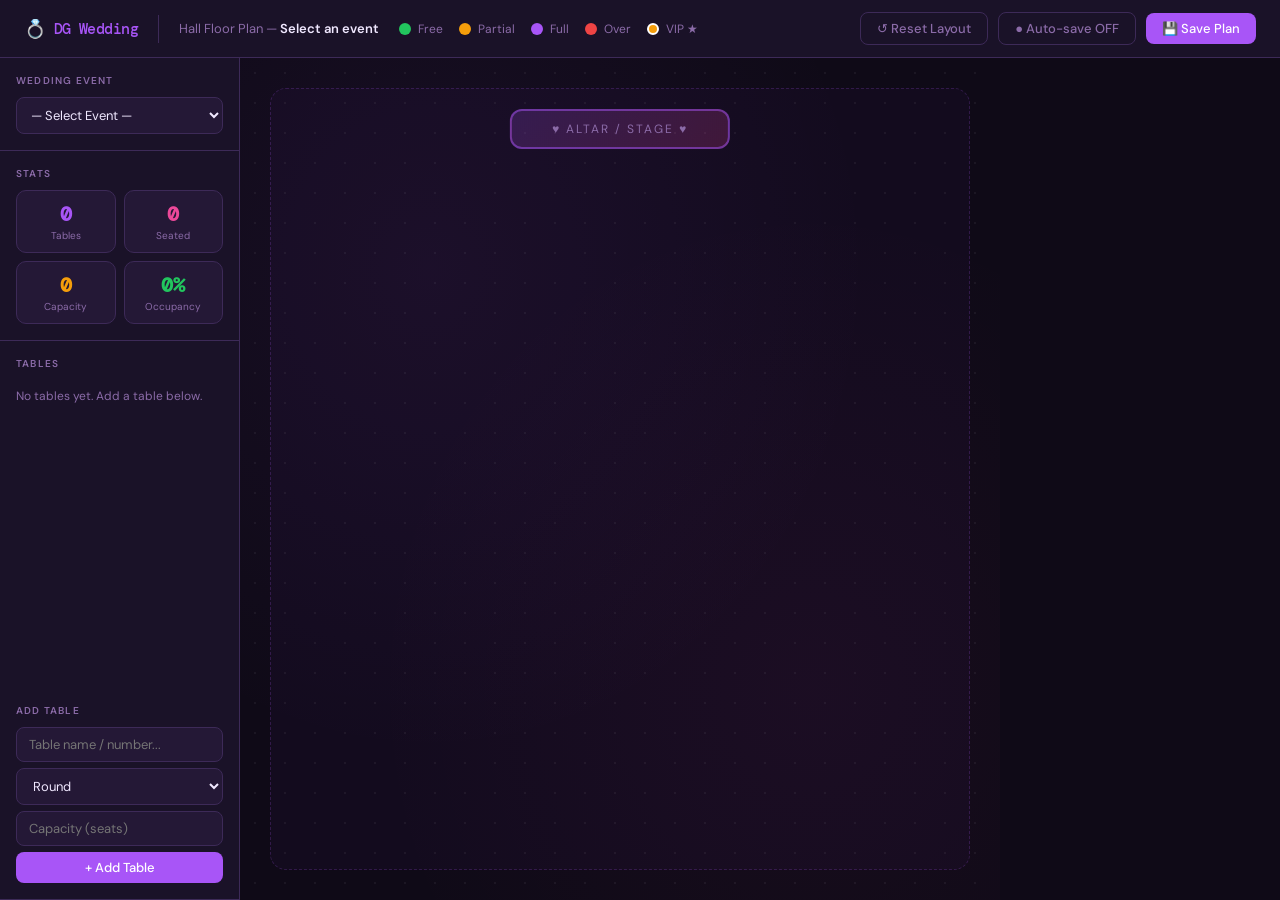
<file: dg_wedding_management/index.html>
<!DOCTYPE html>
<html lang="en">
<head>
<meta charset="UTF-8">
<meta name="viewport" content="width=device-width, initial-scale=1.0">
<title>Wedding Hall Floor Plan</title>
<link href="https://fonts.googleapis.com/css2?family=DM+Sans:wght@300;400;500;600&family=DM+Mono:wght@400;500&display=swap" rel="stylesheet">
<style>
  *, *::before, *::after { box-sizing: border-box; margin: 0; padding: 0; }

  :root {
    --bg: #0f0a17;
    --surface: #1a1228;
    --surface2: #241836;
    --border: #3d2a58;
    --accent: #a855f7;
    --accent2: #ec4899;
    --gold: #f59e0b;
    --success: #22c55e;
    --danger: #ef4444;
    --info: #3b82f6;
    --text: #f0e8ff;
    --muted: #8b6ba8;
    --radius: 12px;
  }

  body {
    font-family: 'DM Sans', sans-serif;
    background: var(--bg);
    color: var(--text);
    height: 100vh;
    display: flex;
    flex-direction: column;
    overflow: hidden;
  }

  /* ─── TOP BAR ─────────────────────────────────────────────────────────── */
  .topbar {
    background: var(--surface);
    border-bottom: 1px solid var(--border);
    padding: 0 24px;
    height: 58px;
    display: flex;
    align-items: center;
    gap: 20px;
    flex-shrink: 0;
    z-index: 100;
    backdrop-filter: blur(10px);
  }
  .topbar-logo {
    font-family: 'DM Mono', monospace;
    font-size: 15px;
    font-weight: 500;
    color: var(--accent);
    letter-spacing: -0.5px;
    display: flex;
    align-items: center;
    gap: 8px;
  }
  .logo-heart { font-size: 18px; animation: pulse 2s infinite; }
  @keyframes pulse { 0%,100%{transform:scale(1)} 50%{transform:scale(1.2)} }
  .topbar-sep { width: 1px; height: 28px; background: var(--border); }
  .topbar-title { font-size: 13px; color: var(--muted); }
  .topbar-title strong { color: var(--text); font-weight: 600; }
  .topbar-actions { margin-left: auto; display: flex; gap: 10px; align-items: center; }

  .btn {
    padding: 7px 16px;
    border-radius: 8px;
    border: none;
    cursor: pointer;
    font-family: 'DM Sans', sans-serif;
    font-size: 13px;
    font-weight: 500;
    transition: all 0.15s;
    display: flex; align-items: center; gap: 6px;
  }
  .btn-ghost { background: transparent; color: var(--muted); border: 1px solid var(--border); }
  .btn-ghost:hover { background: var(--surface2); color: var(--text); }
  .btn-primary { background: var(--accent); color: white; }
  .btn-primary:hover { background: #9333ea; }
  .btn-danger { background: var(--danger); color: white; }
  .btn-danger:hover { background: #dc2626; }
  .btn-gold { background: var(--gold); color: #1a0a00; font-weight: 600; }
  .btn-gold:hover { background: #d97706; }

  /* ─── LEGEND ──────────────────────────────────────────────────────────── */
  .legend { display: flex; gap: 16px; align-items: center; }
  .legend-item { display: flex; align-items: center; gap: 7px; font-size: 12px; color: var(--muted); }
  .legend-dot { width: 12px; height: 12px; border-radius: 50%; flex-shrink: 0; }

  /* ─── MAIN LAYOUT ─────────────────────────────────────────────────────── */
  .layout { display: flex; flex: 1; overflow: hidden; }

  /* ─── SIDEBAR ─────────────────────────────────────────────────────────── */
  .sidebar {
    width: 240px;
    background: var(--surface);
    border-right: 1px solid var(--border);
    display: flex;
    flex-direction: column;
    overflow-y: auto;
    flex-shrink: 0;
  }
  .sidebar-section { padding: 16px; border-bottom: 1px solid var(--border); }
  .sidebar-label {
    font-size: 10px; font-weight: 600; text-transform: uppercase;
    letter-spacing: 1.2px; color: var(--muted); margin-bottom: 10px;
  }

  /* Event selector */
  .event-select {
    width: 100%; background: var(--surface2); border: 1px solid var(--border);
    color: var(--text); padding: 8px 10px; border-radius: 8px;
    font-family: 'DM Sans', sans-serif; font-size: 13px; cursor: pointer;
  }
  .event-select:focus { outline: none; border-color: var(--accent); }
  option { background: var(--surface2); }

  /* Stats */
  .stats-grid { display: grid; grid-template-columns: 1fr 1fr; gap: 8px; }
  .stat-card {
    background: var(--surface2); border-radius: 10px; padding: 10px;
    text-align: center; border: 1px solid var(--border);
  }
  .stat-val { font-size: 20px; font-weight: 700; font-family: 'DM Mono', monospace; }
  .stat-lbl { font-size: 10px; color: var(--muted); margin-top: 2px; }
  .stat-card.purple .stat-val { color: var(--accent); }
  .stat-card.pink .stat-val   { color: var(--accent2); }
  .stat-card.gold .stat-val   { color: var(--gold); }
  .stat-card.green .stat-val  { color: var(--success); }

  /* Table list in sidebar */
  .table-list-item {
    display: flex; align-items: center; gap: 10px;
    padding: 9px 12px; border-radius: 8px; cursor: pointer;
    font-size: 13px; color: var(--muted); transition: all 0.15s;
    margin-bottom: 2px; border: 1px solid transparent;
  }
  .table-list-item:hover { background: var(--surface2); color: var(--text); }
  .table-list-item.selected {
    background: rgba(168,85,247,0.15); color: var(--accent);
    border-color: rgba(168,85,247,0.35);
  }
  .table-list-item.vip { border-left: 3px solid var(--gold) !important; }
  .tli-shape {
    width: 22px; height: 22px; border: 2px solid currentColor;
    display: flex; align-items: center; justify-content: center;
    flex-shrink: 0; font-size: 9px;
  }
  .tli-shape.round { border-radius: 50%; }
  .tli-shape.square { border-radius: 3px; }
  .tli-shape.oval { border-radius: 50%; width: 28px; height: 18px; }
  .tli-info { flex: 1; }
  .tli-name { font-weight: 500; }
  .tli-meta { font-size: 10px; margin-top: 1px; }
  .tli-badge {
    font-size: 10px; padding: 1px 7px; border-radius: 10px;
    font-family: 'DM Mono', monospace;
  }
  .badge-free     { background: rgba(34,197,94,0.2);  color: var(--success); }
  .badge-partial  { background: rgba(245,158,11,0.2); color: var(--gold); }
  .badge-full     { background: rgba(168,85,247,0.2); color: var(--accent); }
  .badge-over     { background: rgba(239,68,68,0.2);  color: var(--danger); }
  .badge-vip      { background: rgba(245,158,11,0.3); color: var(--gold); }

  /* ─── CANVAS ──────────────────────────────────────────────────────────── */
  .canvas-wrapper {
    flex: 1; position: relative; overflow: hidden;
    background:
      radial-gradient(ellipse at 25% 25%, rgba(168,85,247,0.06) 0%, transparent 55%),
      radial-gradient(ellipse at 75% 75%, rgba(236,72,153,0.04) 0%, transparent 55%),
      var(--bg);
  }
  .canvas-wrapper::before {
    content: ''; position: absolute; inset: 0;
    background-image: radial-gradient(circle, rgba(255,255,255,0.05) 1px, transparent 1px);
    background-size: 30px 30px; pointer-events: none;
  }
  .canvas {
    position: absolute; inset: 30px;
    background: rgba(168,85,247,0.03);
    border: 1px dashed rgba(168,85,247,0.2);
    border-radius: 16px;
  }

  /* Stage / altar area */
  .stage {
    position: absolute; top: 20px; left: 50%;
    transform: translateX(-50%);
    background: linear-gradient(135deg, rgba(168,85,247,0.2), rgba(236,72,153,0.2));
    border: 2px solid rgba(168,85,247,0.5);
    border-radius: 12px;
    padding: 10px 40px;
    font-size: 12px; color: var(--muted);
    text-align: center; letter-spacing: 2px; text-transform: uppercase;
    pointer-events: none;
  }

  /* ─── TABLE NODES ─────────────────────────────────────────────────────── */
  .table-node {
    position: absolute; cursor: pointer;
    display: flex; flex-direction: column;
    align-items: center; justify-content: center;
    user-select: none; transition: filter 0.2s, transform 0.15s;
    z-index: 10;
  }
  .table-node:hover { filter: brightness(1.25); transform: scale(1.08); z-index: 20; }
  .table-node.selected-node { filter: brightness(1.4); z-index: 30; }

  .table-circle {
    border-radius: 50%; display: flex; flex-direction: column;
    align-items: center; justify-content: center;
    box-shadow: 0 4px 16px rgba(0,0,0,0.4);
    border: 3px solid transparent;
    transition: border-color 0.2s;
  }
  .table-rect {
    border-radius: 8px; display: flex; flex-direction: column;
    align-items: center; justify-content: center;
    box-shadow: 0 4px 16px rgba(0,0,0,0.4);
    border: 3px solid transparent;
    transition: border-color 0.2s;
  }
  .table-node.selected-node .table-circle,
  .table-node.selected-node .table-rect { border-color: white; }

  /* status colors */
  .status-free     { background: radial-gradient(circle at 35% 35%, #3d6b4f, #1a3d2b); }
  .status-partial  { background: radial-gradient(circle at 35% 35%, #7c5a1e, #4a3410); }
  .status-full     { background: radial-gradient(circle at 35% 35%, #5b2d88, #3a1a5c); }
  .status-over     { background: radial-gradient(circle at 35% 35%, #8b2020, #5c1010); }
  .status-vip      { background: radial-gradient(circle at 35% 35%, #8c6800, #5a4200); }

  .table-label { font-size: 11px; font-weight: 700; color: white; line-height: 1.1; }
  .table-sub   { font-size: 9px; color: rgba(255,255,255,0.7); margin-top: 2px; }

  /* VIP crown */
  .vip-crown {
    position: absolute; top: -14px;
    font-size: 14px; filter: drop-shadow(0 2px 4px rgba(0,0,0,0.5));
    animation: float 3s ease-in-out infinite;
  }
  @keyframes float { 0%,100%{transform:translateY(0)} 50%{transform:translateY(-4px)} }

  /* seat dots around table */
  .seat-ring { position: absolute; inset: -10px; border-radius: 50%; }

  /* ─── SIDE PANEL (right) ──────────────────────────────────────────────── */
  .detail-panel {
    width: 280px; background: var(--surface);
    border-left: 1px solid var(--border);
    display: flex; flex-direction: column;
    overflow-y: auto; flex-shrink: 0;
    transform: translateX(100%);
    transition: transform 0.25s ease;
  }
  .detail-panel.open { transform: translateX(0); }

  .detail-header {
    padding: 20px 20px 12px;
    border-bottom: 1px solid var(--border);
    display: flex; align-items: center; justify-content: space-between;
  }
  .detail-title { font-size: 16px; font-weight: 600; }
  .detail-close { cursor: pointer; color: var(--muted); font-size: 20px; line-height: 1; }
  .detail-close:hover { color: var(--text); }

  .detail-body { padding: 16px 20px; flex: 1; }

  .field-row { margin-bottom: 14px; }
  .field-label { font-size: 11px; color: var(--muted); text-transform: uppercase; letter-spacing: 0.8px; margin-bottom: 4px; }
  .field-value { font-size: 14px; font-weight: 500; }

  .field-input {
    width: 100%; background: var(--surface2); border: 1px solid var(--border);
    color: var(--text); padding: 8px 12px; border-radius: 8px;
    font-family: 'DM Sans', sans-serif; font-size: 14px;
    transition: border-color 0.15s;
  }
  .field-input:focus { outline: none; border-color: var(--accent); }
  .field-input[type="number"] { -moz-appearance: textfield; }

  .field-select {
    width: 100%; background: var(--surface2); border: 1px solid var(--border);
    color: var(--text); padding: 8px 12px; border-radius: 8px;
    font-family: 'DM Sans', sans-serif; font-size: 14px;
    cursor: pointer;
  }
  .field-select:focus { outline: none; border-color: var(--accent); }

  .occupancy-bar-wrap { background: var(--surface2); border-radius: 6px; overflow: hidden; height: 8px; margin-top: 6px; }
  .occupancy-bar { height: 100%; border-radius: 6px; transition: width 0.4s, background 0.4s; }

  .detail-actions { padding: 16px 20px; border-top: 1px solid var(--border); display: flex; flex-direction: column; gap: 8px; }

  /* ─── TOAST ───────────────────────────────────────────────────────────── */
  .toast {
    position: fixed; bottom: 24px; right: 24px; z-index: 9999;
    background: var(--surface); border: 1px solid var(--border);
    padding: 12px 20px; border-radius: 10px;
    font-size: 13px; box-shadow: 0 8px 24px rgba(0,0,0,0.4);
    display: flex; align-items: center; gap: 10px;
    transform: translateY(80px); opacity: 0;
    transition: all 0.3s ease;
    max-width: 320px;
  }
  .toast.show { transform: translateY(0); opacity: 1; }
  .toast.success { border-color: var(--success); }
  .toast.error   { border-color: var(--danger); }
  .toast.info    { border-color: var(--accent); }

  /* scrollbar */
  ::-webkit-scrollbar { width: 5px; }
  ::-webkit-scrollbar-track { background: transparent; }
  ::-webkit-scrollbar-thumb { background: var(--border); border-radius: 3px; }
</style>
</head>
<body>

<!-- ─── TOP BAR ───────────────────────────────────────────────────────────── -->
<div class="topbar">
  <div class="topbar-logo">
    <span class="logo-heart">💍</span>
    DG<span>Wedding</span>
  </div>
  <div class="topbar-sep"></div>
  <div class="topbar-title">Hall Floor Plan — <strong id="currentEventLabel">Select an event</strong></div>

  <div class="legend">
    <div class="legend-item">
      <div class="legend-dot" style="background:#22c55e"></div> Free
    </div>
    <div class="legend-item">
      <div class="legend-dot" style="background:#f59e0b"></div> Partial
    </div>
    <div class="legend-item">
      <div class="legend-dot" style="background:#a855f7"></div> Full
    </div>
    <div class="legend-item">
      <div class="legend-dot" style="background:#ef4444"></div> Over
    </div>
    <div class="legend-item">
      <div class="legend-dot" style="background:#f59e0b; border:2px solid #fff;"></div> VIP ★
    </div>
  </div>

  <div class="topbar-actions">
    <button class="btn btn-ghost" onclick="resetLayout()">↺ Reset Layout</button>
    <button class="btn btn-ghost" onclick="toggleAutoSave()"><span id="autoSaveLabel">● Auto-save OFF</span></button>
    <button class="btn btn-primary" onclick="savePlan()">💾 Save Plan</button>
  </div>
</div>

<!-- ─── MAIN LAYOUT ───────────────────────────────────────────────────────── -->
<div class="layout">

  <!-- ─── LEFT SIDEBAR ───────────────────────────────────────────────────── -->
  <div class="sidebar">

    <!-- Event Selection -->
    <div class="sidebar-section">
      <div class="sidebar-label">Wedding Event</div>
      <select class="event-select" id="eventSelect" onchange="loadEvent(this.value)">
        <option value="">— Select Event —</option>
        <option value="wed1">WED/2026/0001 — Ali & Ayşe</option>
        <option value="wed2">WED/2026/0002 — Can & Zeynep</option>
        <option value="wed3">WED/2026/0003 — Mert & Selin</option>
      </select>
    </div>

    <!-- Stats -->
    <div class="sidebar-section">
      <div class="sidebar-label">Stats</div>
      <div class="stats-grid">
        <div class="stat-card purple">
          <div class="stat-val" id="statTables">0</div>
          <div class="stat-lbl">Tables</div>
        </div>
        <div class="stat-card pink">
          <div class="stat-val" id="statSeated">0</div>
          <div class="stat-lbl">Seated</div>
        </div>
        <div class="stat-card gold">
          <div class="stat-val" id="statCapacity">0</div>
          <div class="stat-lbl">Capacity</div>
        </div>
        <div class="stat-card green">
          <div class="stat-val" id="statOccupancy">0%</div>
          <div class="stat-lbl">Occupancy</div>
        </div>
      </div>
    </div>

    <!-- Table List -->
    <div class="sidebar-section" style="flex:1; overflow-y:auto; border-bottom:none;">
      <div class="sidebar-label">Tables</div>
      <div id="tableList"></div>
    </div>

    <!-- Add Table -->
    <div class="sidebar-section">
      <div class="sidebar-label">Add Table</div>
      <div style="display:flex; flex-direction:column; gap:6px;">
        <input class="field-input" id="newTableName" placeholder="Table name / number..." style="font-size:13px;"/>
        <select class="field-select" id="newTableShape" style="font-size:13px;">
          <option value="round">Round</option>
          <option value="rect">Rectangular</option>
          <option value="square">Square</option>
        </select>
        <input class="field-input" type="number" id="newTableCap" placeholder="Capacity (seats)" min="1" max="30" style="font-size:13px;"/>
        <button class="btn btn-primary" onclick="addTable()" style="justify-content:center;">+ Add Table</button>
      </div>
    </div>
  </div>

  <!-- ─── CANVAS ─────────────────────────────────────────────────────────── -->
  <div class="canvas-wrapper" id="canvasWrapper">
    <div class="canvas" id="canvas">
      <div class="stage">♥ Altar / Stage ♥</div>
      <!-- tables rendered here -->
    </div>
  </div>

  <!-- ─── DETAIL PANEL ────────────────────────────────────────────────────── -->
  <div class="detail-panel" id="detailPanel">
    <div class="detail-header">
      <div class="detail-title" id="detailTitle">Table Detail</div>
      <div class="detail-close" onclick="closeDetail()">×</div>
    </div>
    <div class="detail-body">
      <div class="field-row">
        <div class="field-label">Table Name</div>
        <div class="field-value" id="detailName">—</div>
      </div>
      <div class="field-row">
        <div class="field-label">Shape</div>
        <div class="field-value" id="detailShape">—</div>
      </div>
      <div class="field-row">
        <div class="field-label">Standard Capacity</div>
        <div class="field-value" id="detailCap">—</div>
      </div>
      <div class="field-row">
        <div class="field-label">Guests to Seat</div>
        <input class="field-input" type="number" id="detailGuests" min="0"
               oninput="liveUpdateGuests(this.value)" placeholder="0"/>
        <div class="occupancy-bar-wrap">
          <div class="occupancy-bar" id="detailOccBar" style="width:0%;background:var(--success)"></div>
        </div>
        <div style="font-size:11px; color:var(--muted); margin-top:4px;" id="detailOccPct">0% occupancy</div>
      </div>
      <div class="field-row">
        <div class="field-label">Assigned Waiter</div>
        <select class="field-select" id="detailWaiter">
          <option value="">— No Waiter —</option>
          <option value="w1">Ahmet Yılmaz</option>
          <option value="w2">Fatma Kaya</option>
          <option value="w3">Mehmet Demir</option>
          <option value="w4">Elif Şahin</option>
          <option value="w5">Burak Aydın</option>
        </select>
      </div>
      <div class="field-row">
        <div class="field-label">VIP Table</div>
        <label style="display:flex; align-items:center; gap:8px; cursor:pointer;">
          <input type="checkbox" id="detailVip" onchange="toggleVip()"/>
          <span style="font-size:13px;">Mark as VIP ★</span>
        </label>
      </div>
      <div class="field-row">
        <div class="field-label">Special Notes</div>
        <input class="field-input" id="detailNotes" placeholder="Dietary needs, decor, etc..."/>
      </div>
    </div>
    <div class="detail-actions">
      <button class="btn btn-primary" onclick="applyDetail()" style="justify-content:center;">
        ✓ Apply Changes
      </button>
      <button class="btn btn-gold" onclick="applyAndClose()" style="justify-content:center;">
        ✓ Apply &amp; Close
      </button>
      <button class="btn btn-danger" onclick="removeTable()" style="justify-content:center;">
        ✗ Remove Table
      </button>
    </div>
  </div>

</div><!-- /.layout -->

<!-- TOAST -->
<div class="toast" id="toast">
  <span id="toastIcon">✓</span>
  <span id="toastMsg">Saved</span>
</div>

<script>
// ═══════════════════════════════════════════════════════════════════════════
//  STATE
// ═══════════════════════════════════════════════════════════════════════════
let tables = [];          // { id, name, shape, capacity, guests, waiter, vip, notes, x, y }
let selectedId = null;
let dragState = null;     // { id, startX, startY, origX, origY }
let autoSave = false;
let tableIdCounter = 1;

const WAITERS = {
  '': '— No Waiter —',
  w1: 'Ahmet Yılmaz', w2: 'Fatma Kaya', w3: 'Mehmet Demir',
  w4: 'Elif Şahin',   w5: 'Burak Aydın',
};

// ═══════════════════════════════════════════════════════════════════════════
//  DEMO DATA
// ═══════════════════════════════════════════════════════════════════════════
const DEMO = {
  wed1: {
    label: 'WED/2026/0001 — Ali & Ayşe',
    tables: [
      { id: 't1', name: 'T-1',  shape:'round',  capacity:8,  guests:8,  waiter:'w1', vip:false, notes:'', x:15, y:30 },
      { id: 't2', name: 'T-2',  shape:'round',  capacity:8,  guests:5,  waiter:'w1', vip:false, notes:'', x:32, y:30 },
      { id: 't3', name: 'T-3',  shape:'round',  capacity:10, guests:10, waiter:'w2', vip:false, notes:'', x:50, y:30 },
      { id: 't4', name: 'T-4',  shape:'round',  capacity:8,  guests:3,  waiter:'w2', vip:false, notes:'', x:68, y:30 },
      { id: 't5', name: 'T-5',  shape:'round',  capacity:8,  guests:0,  waiter:'',   vip:false, notes:'', x:84, y:30 },
      { id: 't6', name: 'VIP-1',shape:'round',  capacity:6,  guests:6,  waiter:'w3', vip:true,  notes:'Bride family', x:50, y:60 },
      { id: 't7', name: 'T-6',  shape:'rect',   capacity:12, guests:9,  waiter:'w4', vip:false, notes:'', x:18, y:62 },
      { id: 't8', name: 'T-7',  shape:'rect',   capacity:12, guests:12, waiter:'w5', vip:false, notes:'', x:76, y:62 },
    ]
  },
  wed2: {
    label: 'WED/2026/0002 — Can & Zeynep',
    tables: [
      { id: 'a1', name: 'A-1', shape:'round',  capacity:8, guests:4,  waiter:'w1', vip:false, notes:'', x:20, y:35 },
      { id: 'a2', name: 'A-2', shape:'round',  capacity:8, guests:8,  waiter:'w2', vip:false, notes:'', x:45, y:35 },
      { id: 'a3', name: 'A-3', shape:'round',  capacity:8, guests:0,  waiter:'',   vip:false, notes:'', x:70, y:35 },
      { id: 'a4', name: 'VIP', shape:'square', capacity:4, guests:4,  waiter:'w3', vip:true,  notes:'Groom family', x:45, y:65 },
    ]
  },
  wed3: { label: 'WED/2026/0003 — Mert & Selin', tables: [] }
};

// ═══════════════════════════════════════════════════════════════════════════
//  RENDER
// ═══════════════════════════════════════════════════════════════════════════
function render() {
  renderCanvas();
  renderSidebar();
  updateStats();
}

function renderCanvas() {
  const canvas = document.getElementById('canvas');
  // Remove old table nodes
  canvas.querySelectorAll('.table-node').forEach(n => n.remove());

  tables.forEach(t => {
    const size = t.shape === 'rect' ? null : 90;
    const w = t.shape === 'rect' ? 120 : (t.shape === 'square' ? 90 : 90);
    const h = t.shape === 'rect' ? 70  : 90;

    const pct = t.capacity ? Math.min((t.guests / t.capacity) * 100, 150) : 0;
    const status = pct === 0 ? 'free' : pct <= 60 ? 'partial' : pct <= 100 ? 'full' : 'over';
    const vipStatus = t.vip ? 'vip' : status;

    const node = document.createElement('div');
    node.className = 'table-node' + (selectedId === t.id ? ' selected-node' : '');
    node.dataset.id = t.id;
    node.style.cssText = `left:${t.x}%; top:${t.y}%; transform:translate(-50%,-50%);`;

    const shapeClass = t.shape === 'rect' ? 'table-rect' : 'table-circle';
    const innerHTML = `
      ${t.vip ? '<div class="vip-crown">★</div>' : ''}
      <div class="${shapeClass} status-${t.vip ? 'vip' : status}"
           style="width:${w}px;height:${h}px;">
        <div class="table-label">${esc(t.name)}</div>
        <div class="table-sub">${t.guests}/${t.capacity}</div>
        <div class="table-sub" style="font-size:8px;">${WAITERS[t.waiter] ? WAITERS[t.waiter].split(' ')[0] : ''}</div>
      </div>
    `;
    node.innerHTML = innerHTML;

    // Events
    node.addEventListener('mousedown', startDrag);
    node.addEventListener('click', (e) => {
      if (!dragState || !dragState.moved) openDetail(t.id);
    });

    canvas.appendChild(node);
  });
}

function renderSidebar() {
  const list = document.getElementById('tableList');
  list.innerHTML = '';

  if (tables.length === 0) {
    list.innerHTML = '<div style="color:var(--muted);font-size:12px;padding:8px 0;">No tables yet. Add a table below.</div>';
    return;
  }

  tables.forEach(t => {
    const pct = t.capacity ? Math.min((t.guests / t.capacity) * 100, 150) : 0;
    let bclass = 'badge-free', blabel = 'Free';
    if (pct > 0 && pct <= 60)  { bclass = 'badge-partial'; blabel = 'Partial'; }
    if (pct > 60 && pct <= 100) { bclass = 'badge-full';   blabel = 'Full'; }
    if (pct > 100)              { bclass = 'badge-over';   blabel = 'Over!'; }
    if (t.vip)                  { bclass = 'badge-vip';    blabel = '★ VIP'; }

    const shapeIcon = t.shape === 'rect' ? 'square' : t.shape === 'square' ? 'square' : 'round';
    const item = document.createElement('div');
    item.className = 'table-list-item' + (selectedId === t.id ? ' selected' : '') + (t.vip ? ' vip' : '');
    item.innerHTML = `
      <div class="tli-shape ${shapeIcon}">◌</div>
      <div class="tli-info">
        <div class="tli-name">${esc(t.name)}</div>
        <div class="tli-meta" style="color:var(--muted);">${t.guests}/${t.capacity} seats · ${WAITERS[t.waiter] ? WAITERS[t.waiter].split(' ')[0] : 'No waiter'}</div>
      </div>
      <span class="tli-badge ${bclass}">${blabel}</span>
    `;
    item.addEventListener('click', () => openDetail(t.id));
    list.appendChild(item);
  });
}

function updateStats() {
  const total = tables.length;
  const capacity = tables.reduce((s, t) => s + t.capacity, 0);
  const seated = tables.reduce((s, t) => s + t.guests, 0);
  const occ = capacity ? Math.round((seated / capacity) * 100) : 0;

  document.getElementById('statTables').textContent   = total;
  document.getElementById('statSeated').textContent   = seated;
  document.getElementById('statCapacity').textContent = capacity;
  document.getElementById('statOccupancy').textContent = occ + '%';
}

// ═══════════════════════════════════════════════════════════════════════════
//  DRAG & DROP
// ═══════════════════════════════════════════════════════════════════════════
function startDrag(e) {
  if (e.button !== 0) return;
  const node = e.currentTarget;
  const id = node.dataset.id;
  const t = tables.find(x => x.id === id);
  if (!t) return;
  e.preventDefault();
  const canvas = document.getElementById('canvas');
  const rect = canvas.getBoundingClientRect();
  dragState = {
    id,
    startX: e.clientX,
    startY: e.clientY,
    origX: t.x,
    origY: t.y,
    rect,
    moved: false,
  };
  window.addEventListener('mousemove', onDrag);
  window.addEventListener('mouseup', endDrag);
}

function onDrag(e) {
  if (!dragState) return;
  const dx = e.clientX - dragState.startX;
  const dy = e.clientY - dragState.startY;
  if (Math.abs(dx) + Math.abs(dy) > 4) dragState.moved = true;
  if (!dragState.moved) return;

  const t = tables.find(x => x.id === dragState.id);
  if (!t) return;
  const newX = dragState.origX + (dx / dragState.rect.width) * 100;
  const newY = dragState.origY + (dy / dragState.rect.height) * 100;
  t.x = Math.max(5, Math.min(95, newX));
  t.y = Math.max(15, Math.min(92, newY));

  // live update only node position
  const node = document.querySelector(`.table-node[data-id="${dragState.id}"]`);
  if (node) {
    node.style.left = t.x + '%';
    node.style.top  = t.y + '%';
  }
}

function endDrag(e) {
  window.removeEventListener('mousemove', onDrag);
  window.removeEventListener('mouseup', endDrag);
  if (dragState && dragState.moved) {
    if (autoSave) savePlan(true);
  }
  dragState = null;
}

// ═══════════════════════════════════════════════════════════════════════════
//  DETAIL PANEL
// ═══════════════════════════════════════════════════════════════════════════
function openDetail(id) {
  selectedId = id;
  const t = tables.find(x => x.id === id);
  if (!t) return;

  document.getElementById('detailTitle').textContent  = 'Table — ' + t.name;
  document.getElementById('detailName').textContent   = t.name;
  document.getElementById('detailShape').textContent  = t.shape.charAt(0).toUpperCase() + t.shape.slice(1);
  document.getElementById('detailCap').textContent    = t.capacity + ' seats';
  document.getElementById('detailGuests').value       = t.guests;
  document.getElementById('detailWaiter').value       = t.waiter || '';
  document.getElementById('detailVip').checked        = t.vip;
  document.getElementById('detailNotes').value        = t.notes || '';

  updateOccBar(t.guests, t.capacity);
  document.getElementById('detailPanel').classList.add('open');
  renderSidebar();
  renderCanvas();
}

function closeDetail() {
  selectedId = null;
  document.getElementById('detailPanel').classList.remove('open');
  render();
}

function liveUpdateGuests(val) {
  const t = tables.find(x => x.id === selectedId);
  if (t) updateOccBar(parseInt(val) || 0, t.capacity);
}

function updateOccBar(guests, capacity) {
  const pct = capacity ? Math.min((guests / capacity) * 100, 150) : 0;
  const bar = document.getElementById('detailOccBar');
  const label = document.getElementById('detailOccPct');
  bar.style.width = Math.min(pct, 100) + '%';
  bar.style.background = pct === 0 ? 'var(--success)' : pct <= 60 ? 'var(--gold)' : pct <= 100 ? 'var(--accent)' : 'var(--danger)';
  label.textContent = Math.round(pct) + '% occupancy';
}

function toggleVip() {
  const t = tables.find(x => x.id === selectedId);
  if (t) { t.vip = document.getElementById('detailVip').checked; render(); }
}

function applyDetail() {
  const t = tables.find(x => x.id === selectedId);
  if (!t) return;
  t.guests = parseInt(document.getElementById('detailGuests').value) || 0;
  t.waiter = document.getElementById('detailWaiter').value;
  t.vip    = document.getElementById('detailVip').checked;
  t.notes  = document.getElementById('detailNotes').value;
  render();
  toast('Table updated!', 'success');
  if (autoSave) savePlan(true);
}

function applyAndClose() {
  applyDetail();
  closeDetail();
}

function removeTable() {
  if (!selectedId) return;
  const t = tables.find(x => x.id === selectedId);
  if (!t) return;
  if (!confirm(`Remove table "${t.name}"?`)) return;
  tables = tables.filter(x => x.id !== selectedId);
  closeDetail();
  toast('Table removed', 'info');
}

// ═══════════════════════════════════════════════════════════════════════════
//  ADD TABLE
// ═══════════════════════════════════════════════════════════════════════════
function addTable() {
  const name = document.getElementById('newTableName').value.trim();
  const shape = document.getElementById('newTableShape').value;
  const cap = parseInt(document.getElementById('newTableCap').value) || 8;

  if (!name) { toast('Enter a table name first', 'error'); return; }

  const id = 'tbl_' + (++tableIdCounter);
  // Place in a sensible spot
  const x = 15 + ((tables.length % 5) * 18);
  const y = 35 + (Math.floor(tables.length / 5) * 28);

  tables.push({ id, name, shape, capacity: cap, guests: 0, waiter: '', vip: false, notes: '', x, y });

  document.getElementById('newTableName').value = '';
  document.getElementById('newTableCap').value  = '';
  render();
  openDetail(id);
  toast(`Table "${name}" added`, 'success');
}

// ═══════════════════════════════════════════════════════════════════════════
//  EVENT LOADING
// ═══════════════════════════════════════════════════════════════════════════
function loadEvent(val) {
  if (!val) { tables = []; selectedId = null; render(); document.getElementById('currentEventLabel').textContent = 'Select an event'; return; }
  const demo = DEMO[val];
  if (!demo) return;
  tables = demo.tables.map(t => ({ ...t }));
  selectedId = null;
  document.getElementById('currentEventLabel').textContent = demo.label;
  document.getElementById('detailPanel').classList.remove('open');
  render();
  toast('Event loaded: ' + demo.label, 'info');
}

// ═══════════════════════════════════════════════════════════════════════════
//  SAVE / AUTO-SAVE
// ═══════════════════════════════════════════════════════════════════════════
function savePlan(silent = false) {
  localStorage.setItem('dg_wedding_floor_plan', JSON.stringify(tables));
  if (!silent) toast('Floor plan saved to local storage', 'success');
}

function resetLayout() {
  if (!confirm('Reset all table positions?')) return;
  tables.forEach((t, i) => {
    t.x = 15 + ((i % 5) * 18);
    t.y = 35 + (Math.floor(i / 5) * 28);
  });
  render();
  toast('Layout reset', 'info');
}

function toggleAutoSave() {
  autoSave = !autoSave;
  document.getElementById('autoSaveLabel').textContent = autoSave ? '● Auto-save ON' : '● Auto-save OFF';
  toast(autoSave ? 'Auto-save enabled' : 'Auto-save disabled', 'info');
}

// ═══════════════════════════════════════════════════════════════════════════
//  UTILS
// ═══════════════════════════════════════════════════════════════════════════
function esc(s) {
  return String(s).replace(/&/g,'&amp;').replace(/</g,'&lt;').replace(/>/g,'&gt;');
}

let toastTimer;
function toast(msg, type = 'info') {
  const el = document.getElementById('toast');
  const icons = { success: '✓', error: '✗', info: 'ℹ' };
  document.getElementById('toastIcon').textContent = icons[type] || 'ℹ';
  document.getElementById('toastMsg').textContent  = msg;
  el.className = 'toast ' + type + ' show';
  clearTimeout(toastTimer);
  toastTimer = setTimeout(() => el.classList.remove('show'), 2800);
}

// ─── Init ─────────────────────────────────────────────────────────────────
render();
</script>
</body>
</html>
</file>
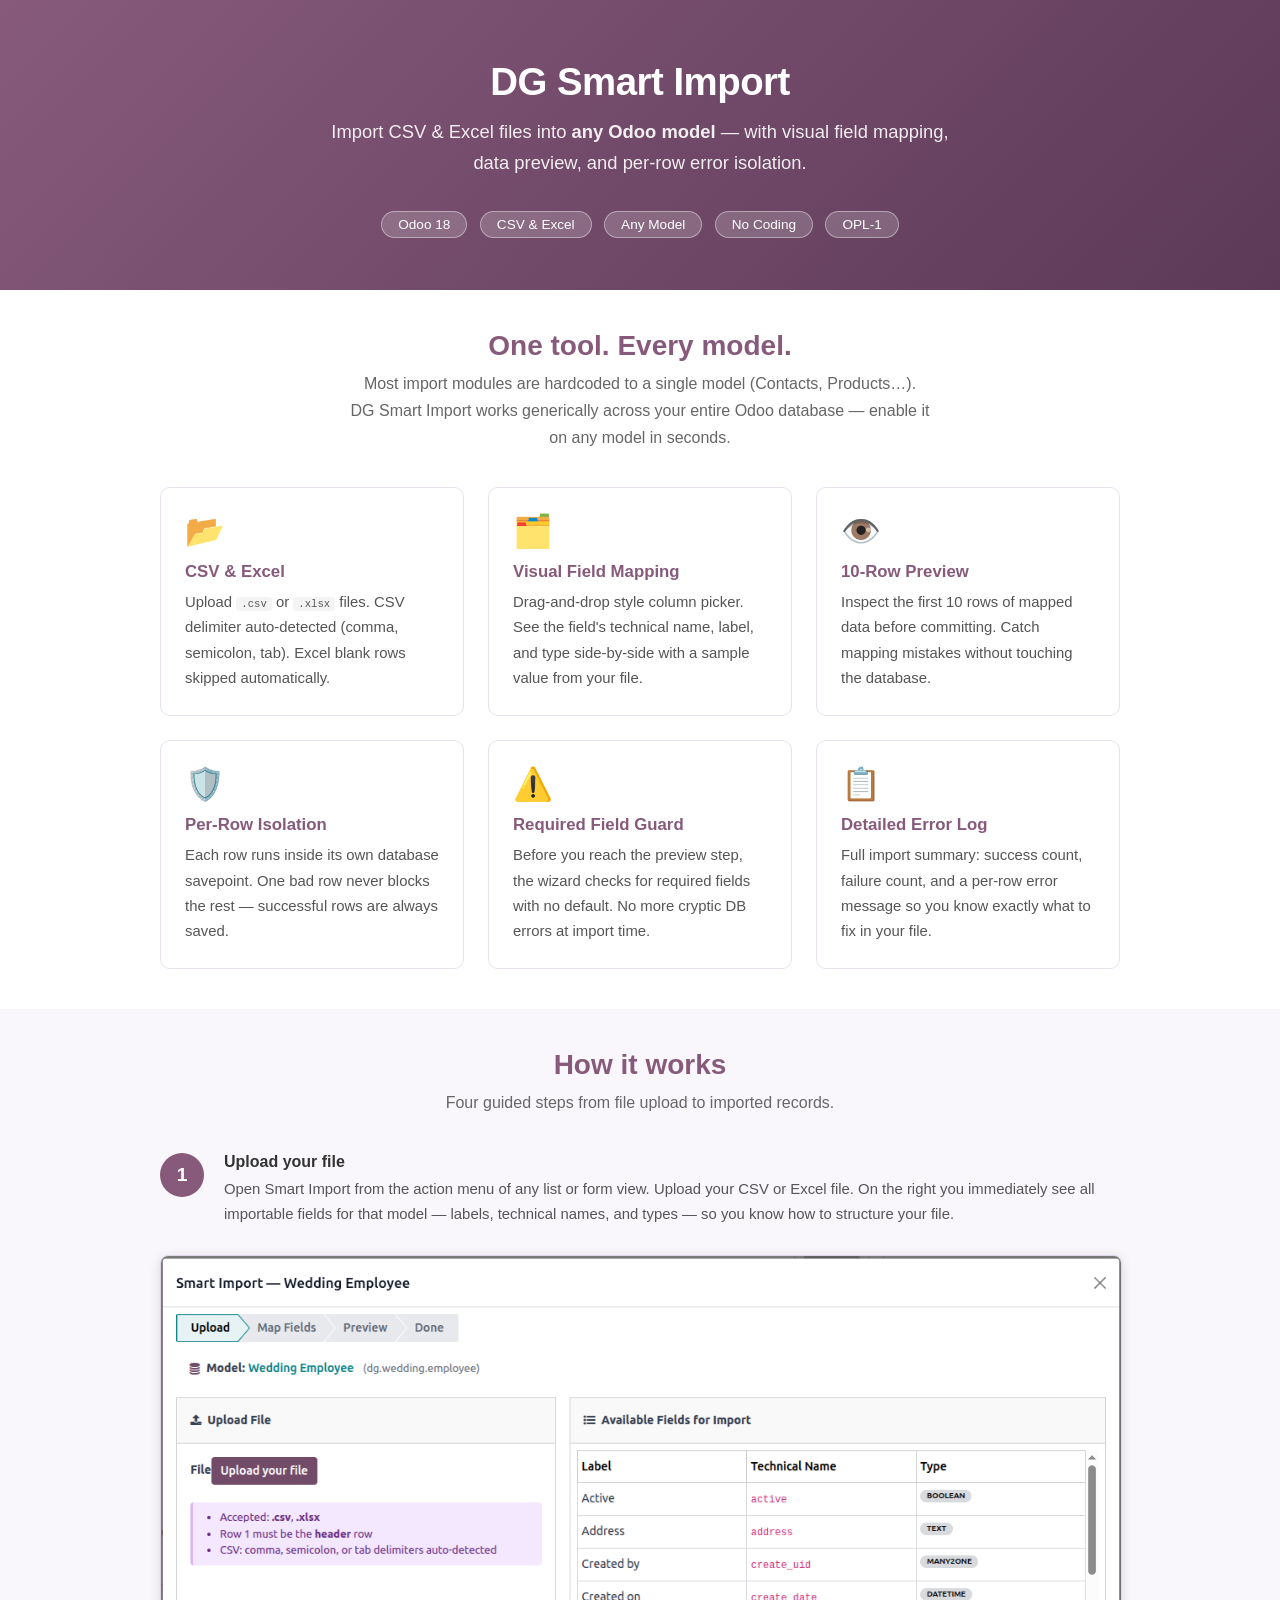
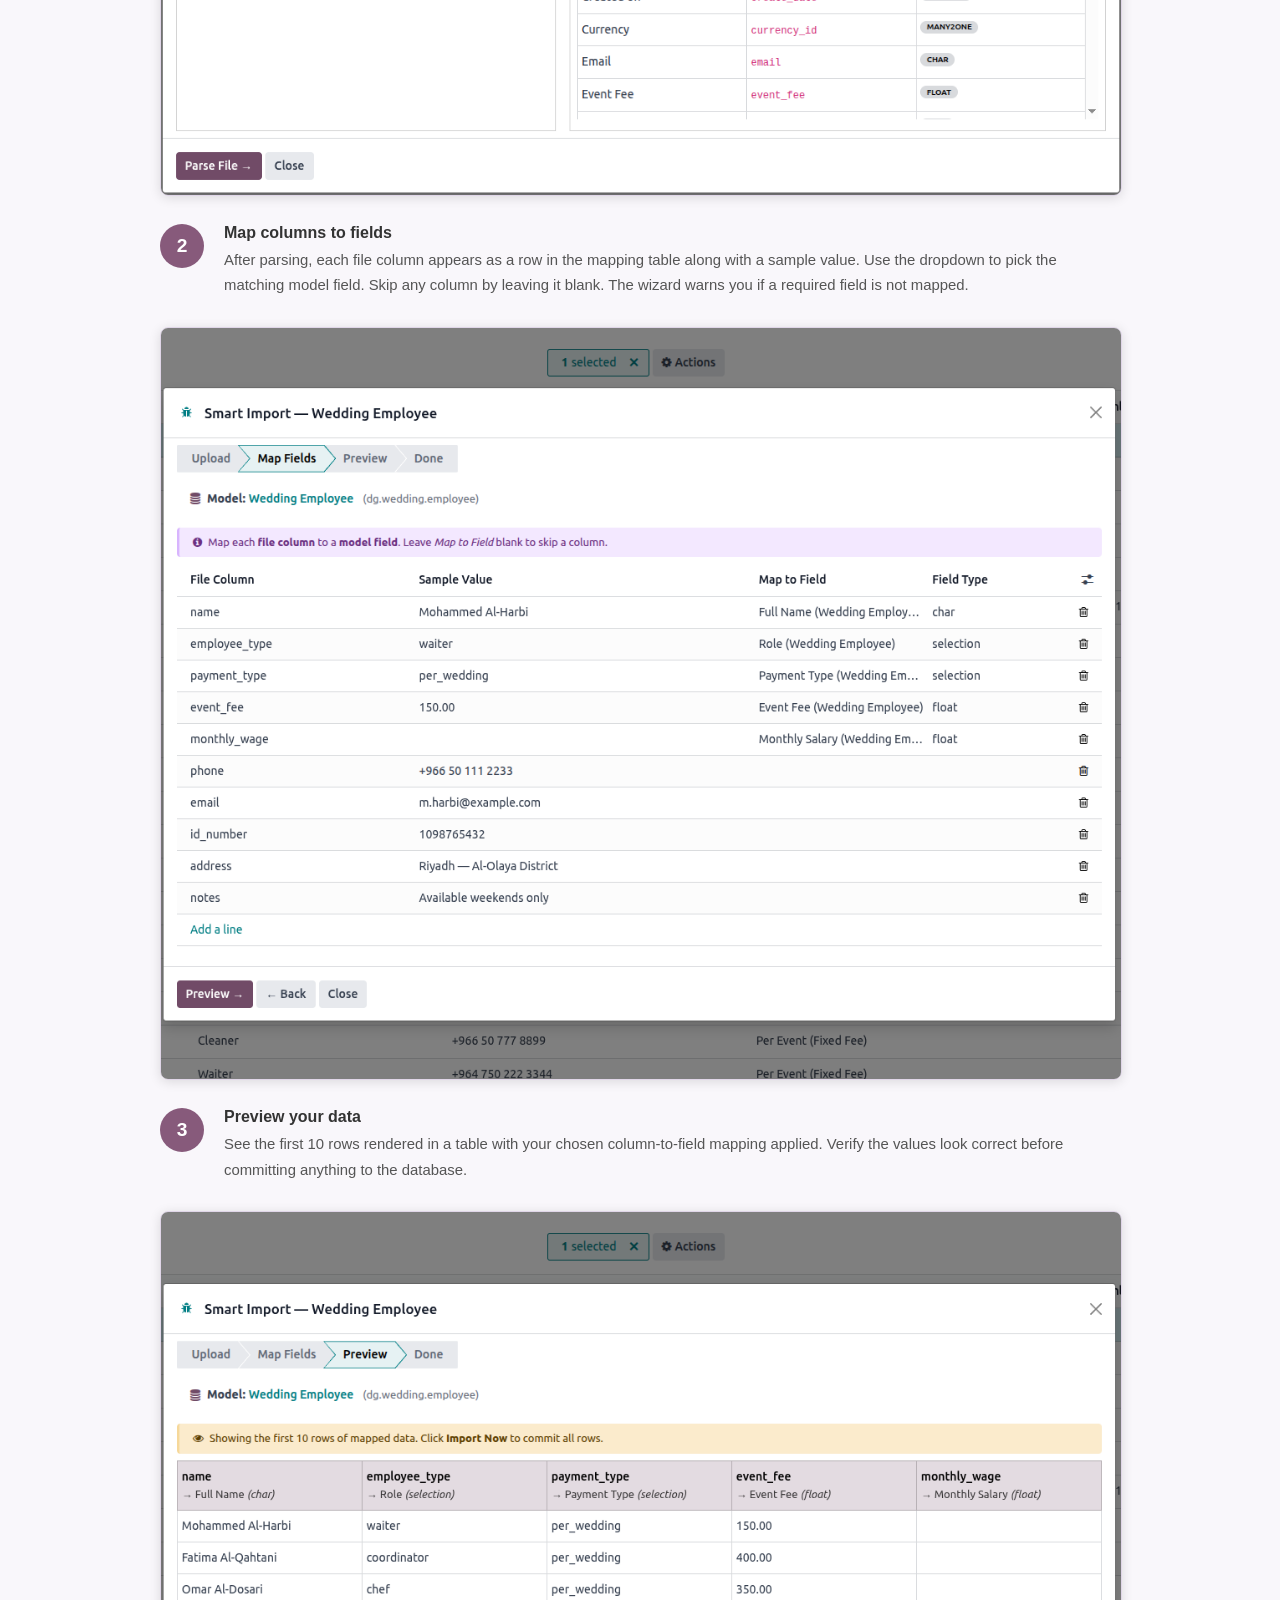
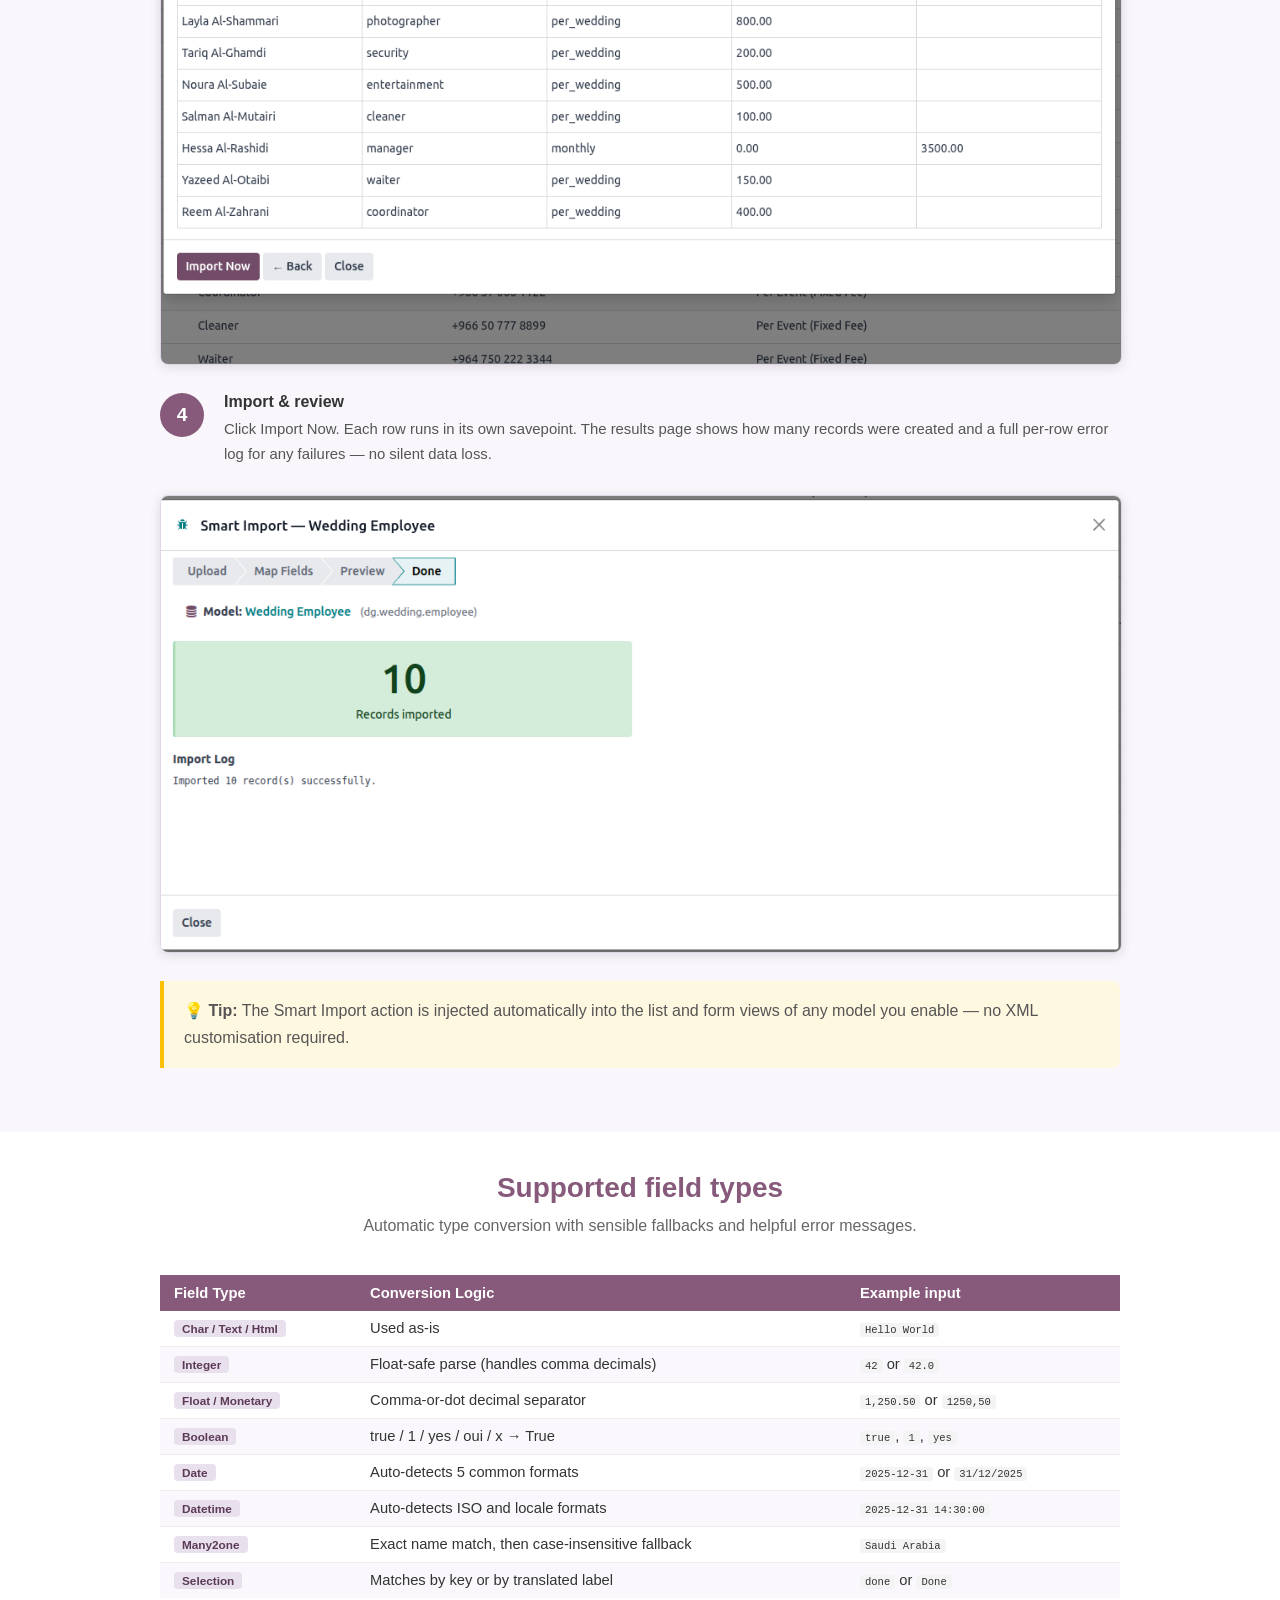
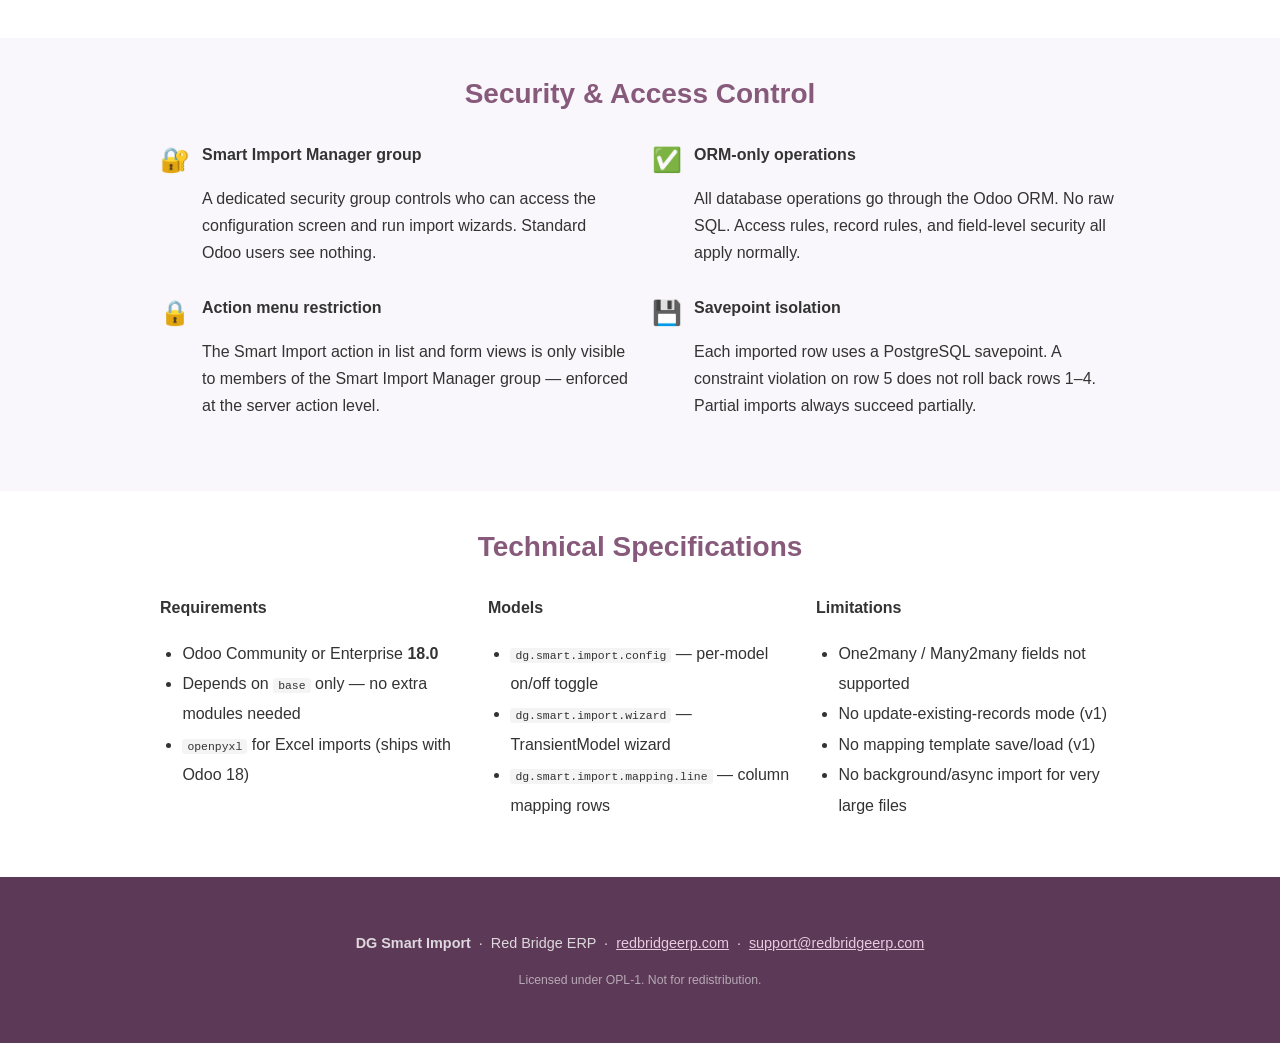
<file: dg_smart_import/static/description/index.html>
<!DOCTYPE html>
<html lang="en">
<head>
    <meta charset="UTF-8"/>
    <style>
        /* ── Reset & base ───────────────────────────────────────────── */
        body { font-family: 'Helvetica Neue', Arial, sans-serif; color: #333; margin: 0; padding: 0; }
        h2, h3, h4 { margin-top: 0; }
        p  { line-height: 1.7; }
        ul { padding-left: 1.4em; line-height: 1.9; }
        code { background: #f4f4f4; padding: 1px 5px; border-radius: 3px; font-size: 0.88em; }

        /* ── Layout ─────────────────────────────────────────────────── */
        .oe_container { max-width: 960px; margin: 0 auto; padding: 40px 20px; }
        .oe_dark      { background: #f9f7fb; }
        .row          { display: flex; flex-wrap: wrap; gap: 24px; }
        .col          { flex: 1; min-width: 220px; }
        .col-4        { flex: 0 0 calc(33.33% - 16px); min-width: 200px; }

        /* ── Hero ───────────────────────────────────────────────────── */
        .hero         { text-align: center; padding: 60px 20px 48px; background: linear-gradient(135deg, #875A7B 0%, #5c3a57 100%); color: #fff; }
        .hero h1      { font-size: 2.4em; margin: 0 0 12px; font-weight: 700; letter-spacing: -0.5px; }
        .hero p       { font-size: 1.15em; opacity: .9; max-width: 640px; margin: 0 auto 28px; }
        .hero .badge  { display: inline-block; background: rgba(255,255,255,.18); border: 1px solid rgba(255,255,255,.4); color: #fff; border-radius: 20px; padding: 5px 16px; font-size: .85em; margin: 4px; }

        /* ── Section titles ─────────────────────────────────────────── */
        .section-title { text-align: center; margin-bottom: 36px; }
        .section-title h2 { font-size: 1.75em; color: #875A7B; margin-bottom: 8px; }
        .section-title p  { color: #666; max-width: 580px; margin: 0 auto; }

        /* ── Feature cards ──────────────────────────────────────────── */
        .feature-card { background: #fff; border: 1px solid #e8e0ed; border-radius: 10px; padding: 24px; }
        .feature-card .icon { font-size: 2em; margin-bottom: 12px; }
        .feature-card h4 { color: #875A7B; margin-bottom: 8px; font-size: 1.05em; }
        .feature-card p  { color: #555; font-size: .93em; margin: 0; }

        /* ── Steps ──────────────────────────────────────────────────── */
        .steps { counter-reset: step; }
        .step  { display: flex; align-items: flex-start; gap: 20px; margin-bottom: 28px; }
        .step-num { flex-shrink: 0; width: 44px; height: 44px; border-radius: 50%; background: #875A7B; color: #fff; display: flex; align-items: center; justify-content: center; font-size: 1.2em; font-weight: 700; }
        .step-body h4 { margin: 0 0 6px; color: #333; }
        .step-body p  { margin: 0; color: #555; font-size: .93em; }

        /* ── Field type table ────────────────────────────────────────── */
        table { width: 100%; border-collapse: collapse; font-size: .92em; }
        th    { background: #875A7B; color: #fff; text-align: left; padding: 10px 14px; }
        td    { padding: 9px 14px; border-bottom: 1px solid #eee; }
        tr:last-child td { border-bottom: none; }
        tr:nth-child(even) td { background: #faf8fc; }
        .badge-type { display: inline-block; background: #e8e0ed; color: #5c3a57; border-radius: 4px; padding: 2px 8px; font-size: .8em; font-weight: 600; }
        .check { color: #28a745; font-weight: bold; }
        .dash  { color: #ccc; }

        /* ── Highlight box ───────────────────────────────────────────── */
        .highlight { background: #fff8e1; border-left: 4px solid #ffc107; padding: 16px 20px; border-radius: 0 8px 8px 0; margin: 24px 0; }
        .highlight p { margin: 0; color: #555; }

        /* ── Screenshots ─────────────────────────────────────────────── */
        .screenshot { margin: 16px 0 28px; }
        .screenshot img { width: 100%; border-radius: 8px; border: 1px solid #e0d6e8; box-shadow: 0 2px 12px rgba(0,0,0,.12); display: block; }

        /* ── Security grid ───────────────────────────────────────────── */
        .security-item { display: flex; gap: 12px; align-items: flex-start; margin-bottom: 16px; }
        .security-item .icon { font-size: 1.5em; flex-shrink: 0; }

        /* ── Footer ─────────────────────────────────────────────────── */
        .footer { text-align: center; padding: 40px 20px; background: #5c3a57; color: rgba(255,255,255,.8); font-size: .9em; }
        .footer a { color: #e8c9e0; }
    </style>
</head>
<body>

<!-- ═══════════════════════════════════════════════════════════════
     HERO
     ═══════════════════════════════════════════════════════════════ -->
<div class="hero">
    <h1>DG Smart Import</h1>
    <p>Import CSV &amp; Excel files into <strong>any Odoo model</strong> — with visual field mapping, data preview, and per-row error isolation.</p>
    <span class="badge">Odoo 18</span>
    <span class="badge">CSV &amp; Excel</span>
    <span class="badge">Any Model</span>
    <span class="badge">No Coding</span>
    <span class="badge">OPL-1</span>
</div>

<!-- ═══════════════════════════════════════════════════════════════
     WHAT MAKES IT DIFFERENT
     ═══════════════════════════════════════════════════════════════ -->
<div class="oe_container">
    <div class="section-title">
        <h2>One tool. Every model.</h2>
        <p>Most import modules are hardcoded to a single model (Contacts, Products…). DG Smart Import works generically across your entire Odoo database — enable it on any model in seconds.</p>
    </div>

    <div class="row">
        <div class="col feature-card">
            <div class="icon">📂</div>
            <h4>CSV &amp; Excel</h4>
            <p>Upload <code>.csv</code> or <code>.xlsx</code> files. CSV delimiter auto-detected (comma, semicolon, tab). Excel blank rows skipped automatically.</p>
        </div>
        <div class="col feature-card">
            <div class="icon">🗂️</div>
            <h4>Visual Field Mapping</h4>
            <p>Drag-and-drop style column picker. See the field's technical name, label, and type side-by-side with a sample value from your file.</p>
        </div>
        <div class="col feature-card">
            <div class="icon">👁️</div>
            <h4>10-Row Preview</h4>
            <p>Inspect the first 10 rows of mapped data before committing. Catch mapping mistakes without touching the database.</p>
        </div>
        <div class="col feature-card">
            <div class="icon">🛡️</div>
            <h4>Per-Row Isolation</h4>
            <p>Each row runs inside its own database savepoint. One bad row never blocks the rest — successful rows are always saved.</p>
        </div>
        <div class="col feature-card">
            <div class="icon">⚠️</div>
            <h4>Required Field Guard</h4>
            <p>Before you reach the preview step, the wizard checks for required fields with no default. No more cryptic DB errors at import time.</p>
        </div>
        <div class="col feature-card">
            <div class="icon">📋</div>
            <h4>Detailed Error Log</h4>
            <p>Full import summary: success count, failure count, and a per-row error message so you know exactly what to fix in your file.</p>
        </div>
    </div>
</div>

<!-- ═══════════════════════════════════════════════════════════════
     HOW IT WORKS
     ═══════════════════════════════════════════════════════════════ -->
<div class="oe_dark">
    <div class="oe_container">
        <div class="section-title">
            <h2>How it works</h2>
            <p>Four guided steps from file upload to imported records.</p>
        </div>

        <div class="steps">
            <div class="step">
                <div class="step-num">1</div>
                <div class="step-body">
                    <h4>Upload your file</h4>
                    <p>Open Smart Import from the action menu of any list or form view. Upload your CSV or Excel file. On the right you immediately see all importable fields for that model — labels, technical names, and types — so you know how to structure your file.</p>
                </div>
            </div>
            <div class="screenshot">
                <img src="screen_step1.png" alt="Step 1 – Upload file"/>
            </div>

            <div class="step">
                <div class="step-num">2</div>
                <div class="step-body">
                    <h4>Map columns to fields</h4>
                    <p>After parsing, each file column appears as a row in the mapping table along with a sample value. Use the dropdown to pick the matching model field. Skip any column by leaving it blank. The wizard warns you if a required field is not mapped.</p>
                </div>
            </div>
            <div class="screenshot">
                <img src="screen_step2.png" alt="Step 2 – Map columns"/>
            </div>

            <div class="step">
                <div class="step-num">3</div>
                <div class="step-body">
                    <h4>Preview your data</h4>
                    <p>See the first 10 rows rendered in a table with your chosen column-to-field mapping applied. Verify the values look correct before committing anything to the database.</p>
                </div>
            </div>
            <div class="screenshot">
                <img src="screen_step3.png" alt="Step 3 – Preview data"/>
            </div>

            <div class="step">
                <div class="step-num">4</div>
                <div class="step-body">
                    <h4>Import &amp; review</h4>
                    <p>Click Import Now. Each row runs in its own savepoint. The results page shows how many records were created and a full per-row error log for any failures — no silent data loss.</p>
                </div>
            </div>
            <div class="screenshot">
                <img src="screen_done.png" alt="Step 4 – Import results"/>
            </div>
        </div>

        <div class="highlight">
            <p>💡 <strong>Tip:</strong> The Smart Import action is injected automatically into the list and form views of any model you enable — no XML customisation required.</p>
        </div>
    </div>
</div>

<!-- ═══════════════════════════════════════════════════════════════
     SUPPORTED FIELD TYPES
     ═══════════════════════════════════════════════════════════════ -->
<div class="oe_container">
    <div class="section-title">
        <h2>Supported field types</h2>
        <p>Automatic type conversion with sensible fallbacks and helpful error messages.</p>
    </div>

    <table>
        <thead>
            <tr>
                <th>Field Type</th>
                <th>Conversion Logic</th>
                <th>Example input</th>
            </tr>
        </thead>
        <tbody>
            <tr>
                <td><span class="badge-type">Char / Text / Html</span></td>
                <td>Used as-is</td>
                <td><code>Hello World</code></td>
            </tr>
            <tr>
                <td><span class="badge-type">Integer</span></td>
                <td>Float-safe parse (handles comma decimals)</td>
                <td><code>42</code> or <code>42.0</code></td>
            </tr>
            <tr>
                <td><span class="badge-type">Float / Monetary</span></td>
                <td>Comma-or-dot decimal separator</td>
                <td><code>1,250.50</code> or <code>1250,50</code></td>
            </tr>
            <tr>
                <td><span class="badge-type">Boolean</span></td>
                <td>true / 1 / yes / oui / x → True</td>
                <td><code>true</code>, <code>1</code>, <code>yes</code></td>
            </tr>
            <tr>
                <td><span class="badge-type">Date</span></td>
                <td>Auto-detects 5 common formats</td>
                <td><code>2025-12-31</code> or <code>31/12/2025</code></td>
            </tr>
            <tr>
                <td><span class="badge-type">Datetime</span></td>
                <td>Auto-detects ISO and locale formats</td>
                <td><code>2025-12-31 14:30:00</code></td>
            </tr>
            <tr>
                <td><span class="badge-type">Many2one</span></td>
                <td>Exact name match, then case-insensitive fallback</td>
                <td><code>Saudi Arabia</code></td>
            </tr>
            <tr>
                <td><span class="badge-type">Selection</span></td>
                <td>Matches by key or by translated label</td>
                <td><code>done</code> or <code>Done</code></td>
            </tr>
        </tbody>
    </table>
</div>

<!-- ═══════════════════════════════════════════════════════════════
     SECURITY
     ═══════════════════════════════════════════════════════════════ -->
<div class="oe_dark">
    <div class="oe_container">
        <div class="section-title">
            <h2>Security &amp; Access Control</h2>
        </div>
        <div class="row">
            <div class="col">
                <div class="security-item">
                    <div class="icon">🔐</div>
                    <div>
                        <h4>Smart Import Manager group</h4>
                        <p>A dedicated security group controls who can access the configuration screen and run import wizards. Standard Odoo users see nothing.</p>
                    </div>
                </div>
                <div class="security-item">
                    <div class="icon">🔒</div>
                    <div>
                        <h4>Action menu restriction</h4>
                        <p>The Smart Import action in list and form views is only visible to members of the Smart Import Manager group — enforced at the server action level.</p>
                    </div>
                </div>
            </div>
            <div class="col">
                <div class="security-item">
                    <div class="icon">✅</div>
                    <div>
                        <h4>ORM-only operations</h4>
                        <p>All database operations go through the Odoo ORM. No raw SQL. Access rules, record rules, and field-level security all apply normally.</p>
                    </div>
                </div>
                <div class="security-item">
                    <div class="icon">💾</div>
                    <div>
                        <h4>Savepoint isolation</h4>
                        <p>Each imported row uses a PostgreSQL savepoint. A constraint violation on row 5 does not roll back rows 1–4. Partial imports always succeed partially.</p>
                    </div>
                </div>
            </div>
        </div>
    </div>
</div>

<!-- ═══════════════════════════════════════════════════════════════
     TECHNICAL SPECS
     ═══════════════════════════════════════════════════════════════ -->
<div class="oe_container">
    <div class="section-title">
        <h2>Technical Specifications</h2>
    </div>
    <div class="row">
        <div class="col">
            <h4>Requirements</h4>
            <ul>
                <li>Odoo Community or Enterprise <strong>18.0</strong></li>
                <li>Depends on <code>base</code> only — no extra modules needed</li>
                <li><code>openpyxl</code> for Excel imports (ships with Odoo 18)</li>
            </ul>
        </div>
        <div class="col">
            <h4>Models</h4>
            <ul>
                <li><code>dg.smart.import.config</code> — per-model on/off toggle</li>
                <li><code>dg.smart.import.wizard</code> — TransientModel wizard</li>
                <li><code>dg.smart.import.mapping.line</code> — column mapping rows</li>
            </ul>
        </div>
        <div class="col">
            <h4>Limitations</h4>
            <ul>
                <li>One2many / Many2many fields not supported</li>
                <li>No update-existing-records mode (v1)</li>
                <li>No mapping template save/load (v1)</li>
                <li>No background/async import for very large files</li>
            </ul>
        </div>
    </div>
</div>

<!-- ═══════════════════════════════════════════════════════════════
     FOOTER / SUPPORT
     ═══════════════════════════════════════════════════════════════ -->
<div class="footer">
    <p>
        <strong>DG Smart Import</strong> &nbsp;·&nbsp; Red Bridge ERP &nbsp;·&nbsp;
        <a href="https://redbridgeerp.com">redbridgeerp.com</a> &nbsp;·&nbsp;
        <a href="mailto:support@redbridgeerp.com">support@redbridgeerp.com</a>
    </p>
    <p style="margin-top:8px;font-size:.85em;opacity:.7">
        Licensed under OPL-1. Not for redistribution.
    </p>
</div>

</body>
</html>
</file>
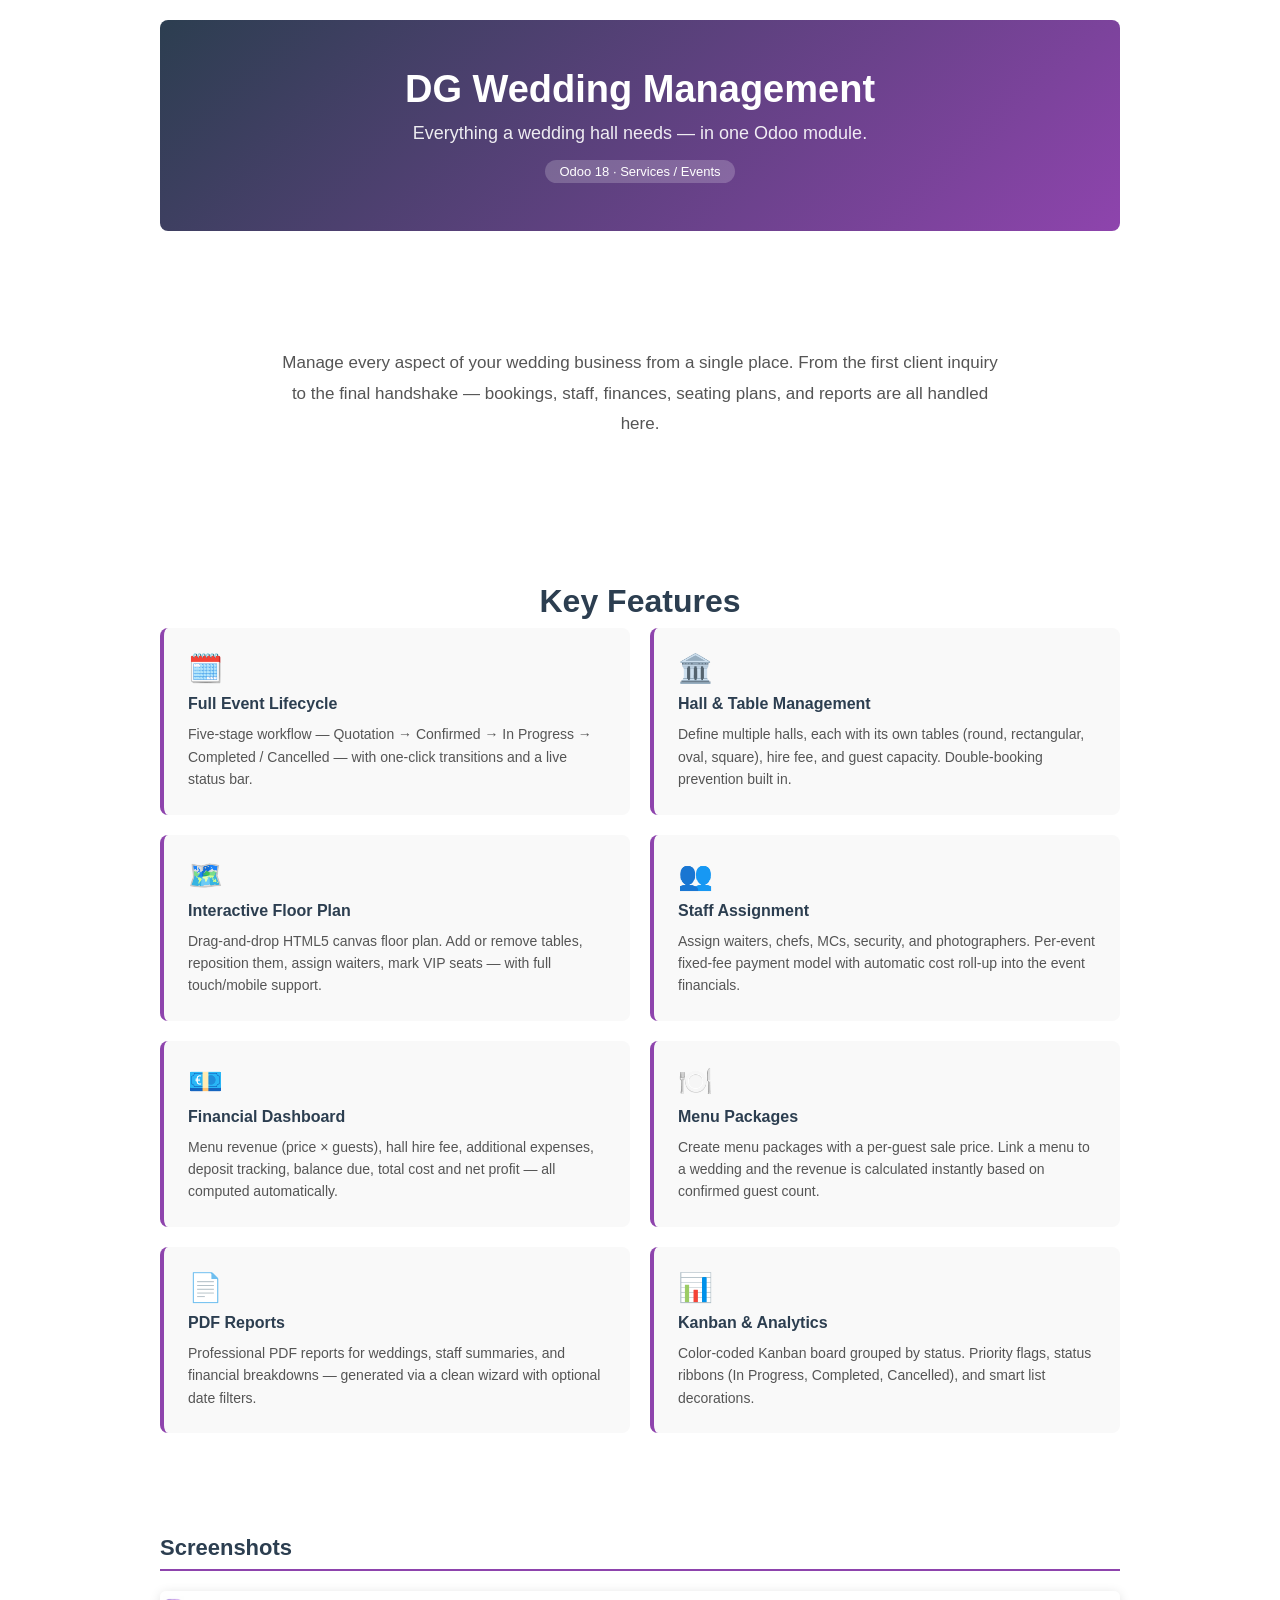
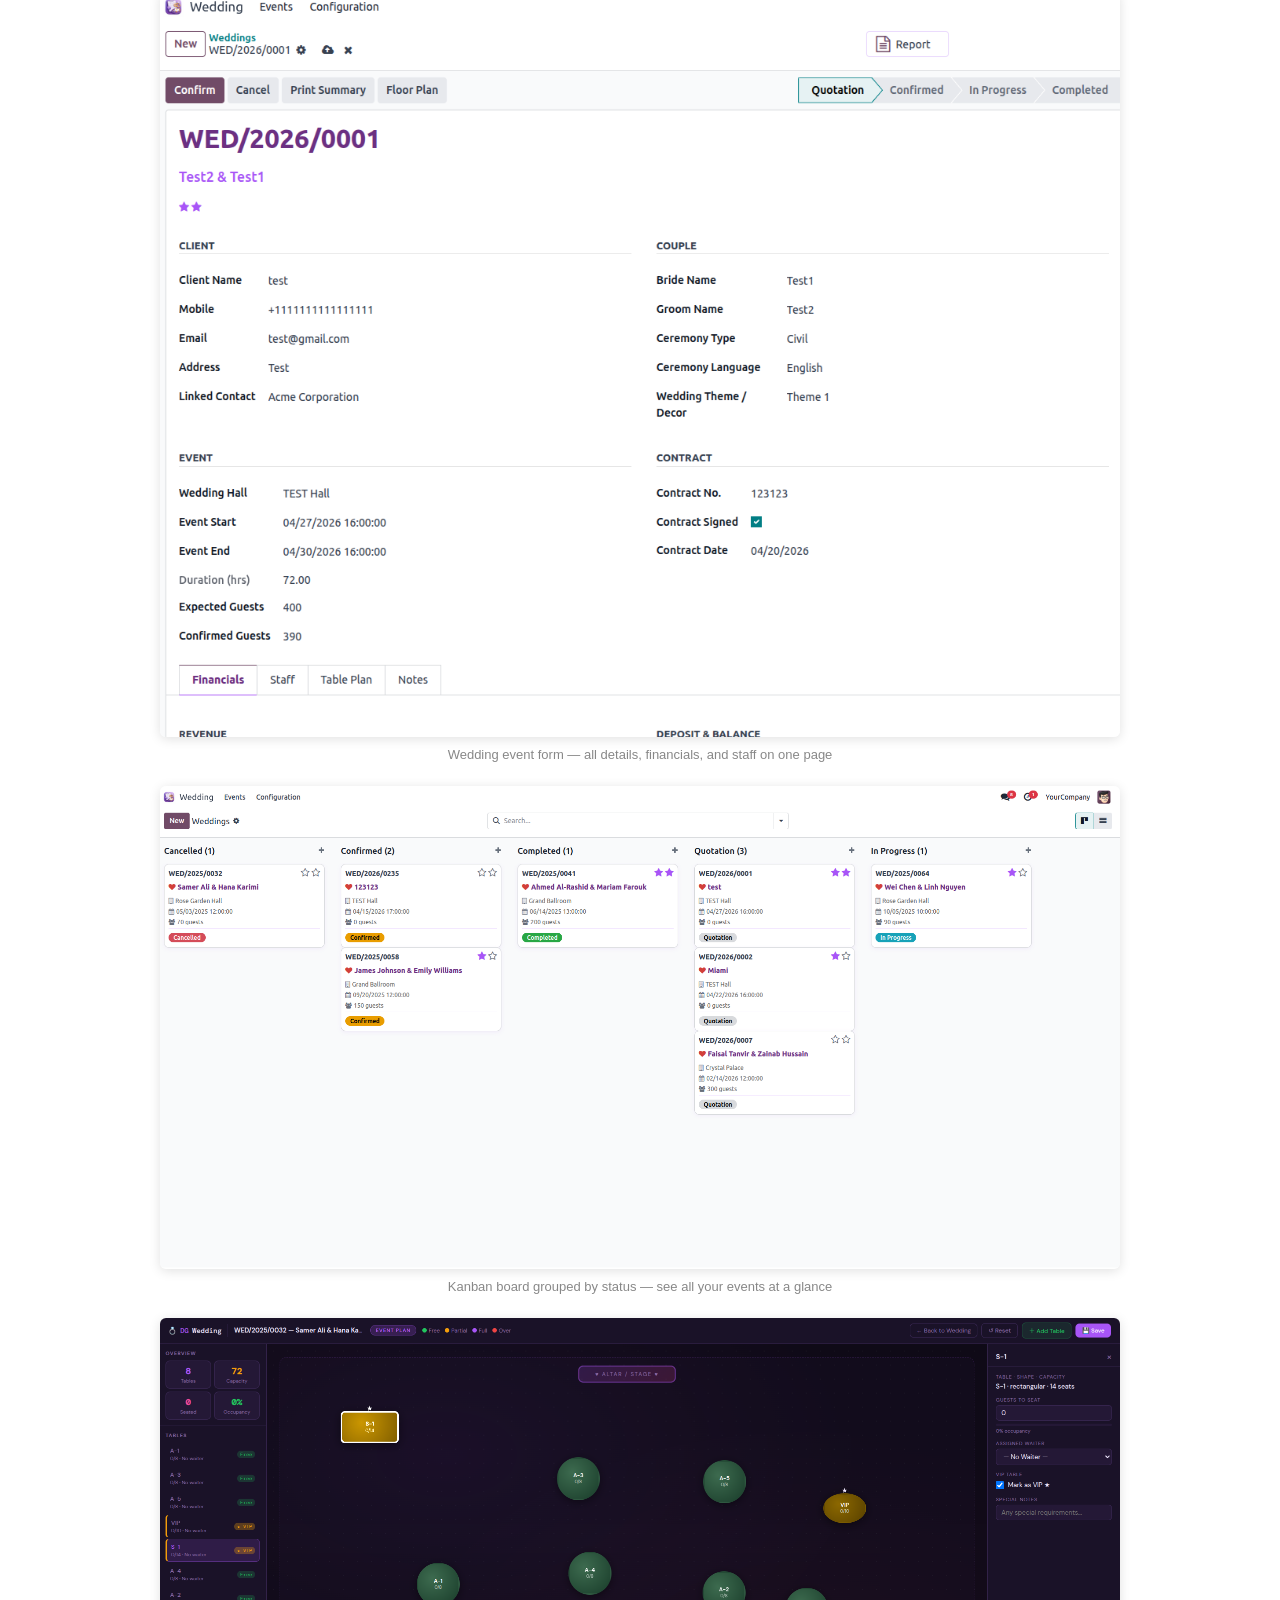
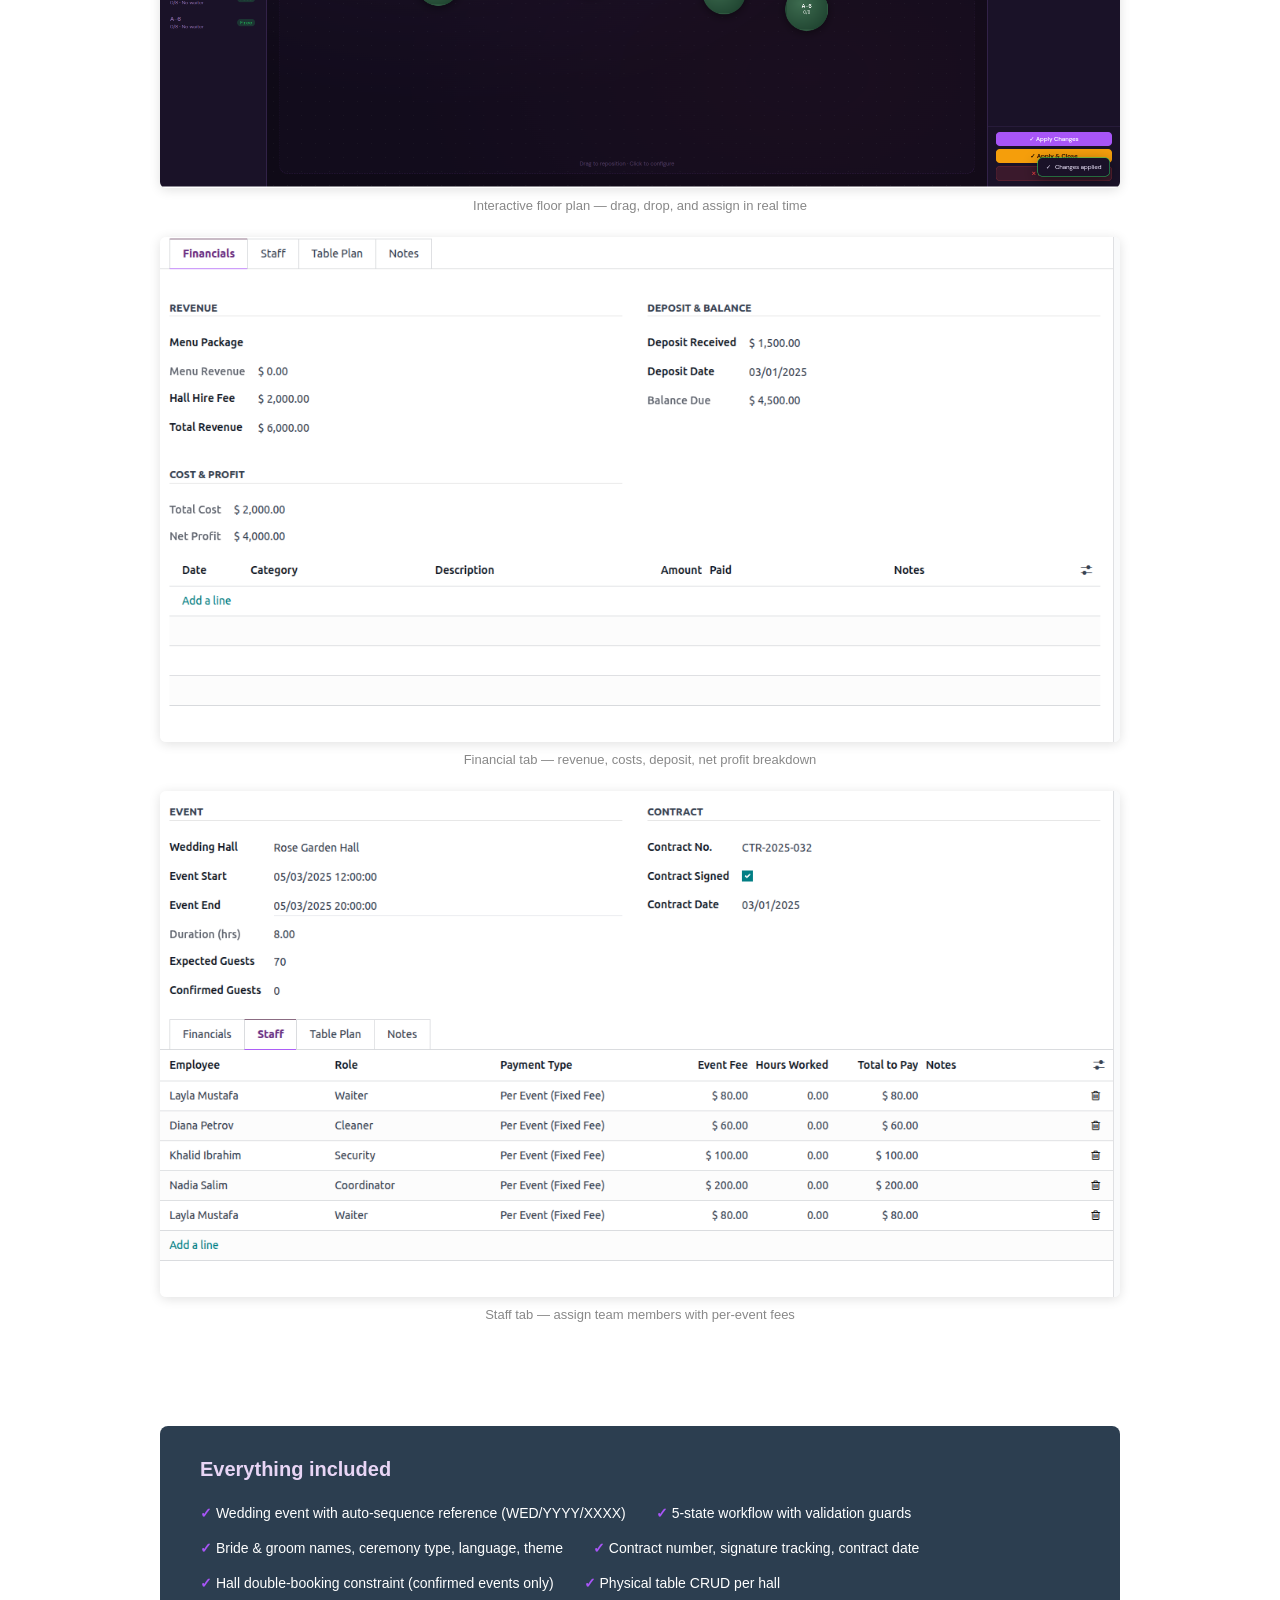
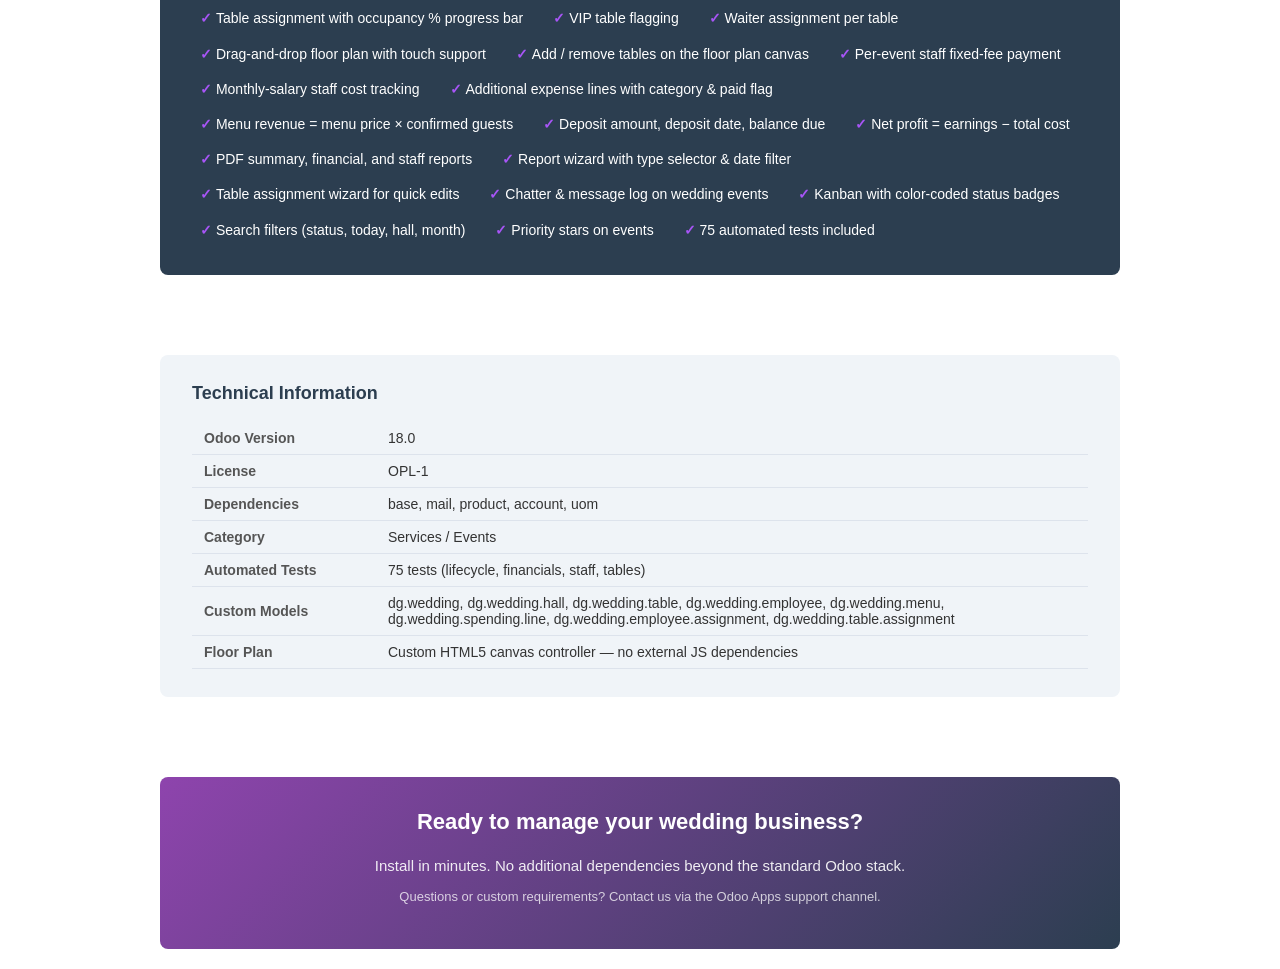
<file: dg_wedding_management/static/description/index.html>
<!DOCTYPE html>
<html lang="en">
<head>
    <meta charset="UTF-8"/>
    <style>
        body { font-family: 'Helvetica Neue', Arial, sans-serif; color: #333; margin: 0; padding: 0; }
        .oe_container { max-width: 960px; margin: 0 auto; padding: 20px; }
        .oe_row { margin-bottom: 30px; }
        .oe_spaced { padding: 20px 0; }
        h2.oe_slogan { font-size: 32px; font-weight: 700; color: #2c3e50; text-align: center; margin-bottom: 8px; }
        h3.oe_slogan { font-size: 18px; color: #7f8c8d; text-align: center; font-weight: 400; margin-bottom: 30px; }

        /* Hero banner */
        .dg-hero { background: linear-gradient(135deg, #2c3e50 0%, #8e44ad 100%); color: #fff; border-radius: 8px; padding: 48px 40px; text-align: center; margin-bottom: 40px; }
        .dg-hero h1 { font-size: 38px; margin: 0 0 12px; font-weight: 700; }
        .dg-hero p { font-size: 18px; opacity: 0.9; margin: 0; }
        .dg-badge { display: inline-block; background: rgba(255,255,255,0.2); border-radius: 20px; padding: 4px 14px; font-size: 13px; margin-top: 16px; }

        /* Feature cards */
        .dg-features { display: flex; flex-wrap: wrap; gap: 20px; margin-bottom: 40px; }
        .dg-feature-card { flex: 1 1 260px; background: #f9f9f9; border-radius: 8px; padding: 24px; border-left: 4px solid #8e44ad; }
        .dg-feature-card h4 { margin: 0 0 10px; color: #2c3e50; font-size: 16px; }
        .dg-feature-card p { margin: 0; font-size: 14px; color: #555; line-height: 1.6; }
        .dg-icon { font-size: 28px; margin-bottom: 10px; display: block; }

        /* Screenshot section */
        .dg-screenshots { margin-bottom: 40px; }
        .dg-screenshots h3 { font-size: 22px; color: #2c3e50; border-bottom: 2px solid #8e44ad; padding-bottom: 8px; margin-bottom: 20px; }
        .dg-screenshots img { width: 100%; border-radius: 6px; box-shadow: 0 2px 12px rgba(0,0,0,0.12); margin-bottom: 20px; }
        .dg-screenshots .dg-caption { font-size: 13px; color: #888; text-align: center; margin-top: -14px; margin-bottom: 24px; }

        /* Highlights strip */
        .dg-highlights { background: #2c3e50; color: #fff; border-radius: 8px; padding: 32px 40px; margin-bottom: 40px; }
        .dg-highlights h3 { font-size: 20px; margin-top: 0; color: #e8d5f5; }
        .dg-highlights ul { list-style: none; padding: 0; margin: 0; display: flex; flex-wrap: wrap; gap: 10px 30px; }
        .dg-highlights ul li { font-size: 14px; line-height: 1.8; }
        .dg-highlights ul li::before { content: "✓ "; color: #a855f7; font-weight: 700; }

        /* Tech / requirements */
        .dg-tech { background: #f0f4f8; border-radius: 8px; padding: 28px 32px; margin-bottom: 40px; }
        .dg-tech h3 { font-size: 18px; color: #2c3e50; margin-top: 0; }
        .dg-tech table { width: 100%; border-collapse: collapse; font-size: 14px; }
        .dg-tech td { padding: 8px 12px; border-bottom: 1px solid #dde3ec; }
        .dg-tech td:first-child { font-weight: 600; color: #555; width: 160px; }

        /* CTA */
        .dg-cta { text-align: center; padding: 32px; background: linear-gradient(135deg, #8e44ad, #2c3e50); border-radius: 8px; color: #fff; }
        .dg-cta h3 { font-size: 22px; margin-top: 0; }
        .dg-cta p { font-size: 15px; opacity: 0.9; }
    </style>
</head>
<body>

<!-- ─── Hero ─────────────────────────────────────────────────────────────── -->
<section class="oe_container">
    <div class="dg-hero">
        <h1>DG Wedding Management</h1>
        <p>Everything a wedding hall needs — in one Odoo module.</p>
        <span class="dg-badge">Odoo 18 · Services / Events</span>
    </div>
</section>

<!-- ─── Tagline ───────────────────────────────────────────────────────────── -->
<section class="oe_container">
    <div class="oe_row oe_spaced" style="text-align:center; max-width:720px; margin:0 auto 40px;">
        <p style="font-size:17px; color:#555; line-height:1.8;">
            Manage every aspect of your wedding business from a single place.
            From the first client inquiry to the final handshake — bookings, staff,
            finances, seating plans, and reports are all handled here.
        </p>
    </div>
</section>

<!-- ─── Feature cards ────────────────────────────────────────────────────── -->
<section class="oe_container">
    <h2 class="oe_slogan">Key Features</h2>
    <div class="dg-features">

        <div class="dg-feature-card">
            <span class="dg-icon">🗓️</span>
            <h4>Full Event Lifecycle</h4>
            <p>Five-stage workflow — Quotation → Confirmed → In Progress → Completed / Cancelled — with one-click transitions and a live status bar.</p>
        </div>

        <div class="dg-feature-card">
            <span class="dg-icon">🏛️</span>
            <h4>Hall &amp; Table Management</h4>
            <p>Define multiple halls, each with its own tables (round, rectangular, oval, square), hire fee, and guest capacity. Double-booking prevention built in.</p>
        </div>

        <div class="dg-feature-card">
            <span class="dg-icon">🗺️</span>
            <h4>Interactive Floor Plan</h4>
            <p>Drag-and-drop HTML5 canvas floor plan. Add or remove tables, reposition them, assign waiters, mark VIP seats — with full touch/mobile support.</p>
        </div>

        <div class="dg-feature-card">
            <span class="dg-icon">👥</span>
            <h4>Staff Assignment</h4>
            <p>Assign waiters, chefs, MCs, security, and photographers. Per-event fixed-fee payment model with automatic cost roll-up into the event financials.</p>
        </div>

        <div class="dg-feature-card">
            <span class="dg-icon">💶</span>
            <h4>Financial Dashboard</h4>
            <p>Menu revenue (price × guests), hall hire fee, additional expenses, deposit tracking, balance due, total cost and net profit — all computed automatically.</p>
        </div>

        <div class="dg-feature-card">
            <span class="dg-icon">🍽️</span>
            <h4>Menu Packages</h4>
            <p>Create menu packages with a per-guest sale price. Link a menu to a wedding and the revenue is calculated instantly based on confirmed guest count.</p>
        </div>

        <div class="dg-feature-card">
            <span class="dg-icon">📄</span>
            <h4>PDF Reports</h4>
            <p>Professional PDF reports for weddings, staff summaries, and financial breakdowns — generated via a clean wizard with optional date filters.</p>
        </div>

        <div class="dg-feature-card">
            <span class="dg-icon">📊</span>
            <h4>Kanban &amp; Analytics</h4>
            <p>Color-coded Kanban board grouped by status. Priority flags, status ribbons (In Progress, Completed, Cancelled), and smart list decorations.</p>
        </div>

    </div>
</section>

<!-- ─── Screenshots ───────────────────────────────────────────────────────── -->
<section class="oe_container dg-screenshots">
    <h3>Screenshots</h3>

    <img src="main_screenshot.png" alt="Wedding event form view"/>
    <p class="dg-caption">Wedding event form — all details, financials, and staff on one page</p>

    <img src="screen_kanban.png" alt="Kanban board view"/>
    <p class="dg-caption">Kanban board grouped by status — see all your events at a glance</p>

    <img src="screen_floor_plan.png" alt="Interactive floor plan"/>
    <p class="dg-caption">Interactive floor plan — drag, drop, and assign in real time</p>

    <img src="screen_financials.png" alt="Financials tab"/>
    <p class="dg-caption">Financial tab — revenue, costs, deposit, net profit breakdown</p>

    <img src="screen_staff.png" alt="Staff assignment"/>
    <p class="dg-caption">Staff tab — assign team members with per-event fees</p>
</section>

<!-- ─── Full feature list ─────────────────────────────────────────────────── -->
<section class="oe_container">
    <div class="dg-highlights">
        <h3>Everything included</h3>
        <ul>
            <li>Wedding event with auto-sequence reference (WED/YYYY/XXXX)</li>
            <li>5-state workflow with validation guards</li>
            <li>Bride &amp; groom names, ceremony type, language, theme</li>
            <li>Contract number, signature tracking, contract date</li>
            <li>Hall double-booking constraint (confirmed events only)</li>
            <li>Physical table CRUD per hall</li>
            <li>Table assignment with occupancy % progress bar</li>
            <li>VIP table flagging</li>
            <li>Waiter assignment per table</li>
            <li>Drag-and-drop floor plan with touch support</li>
            <li>Add / remove tables on the floor plan canvas</li>
            <li>Per-event staff fixed-fee payment</li>
            <li>Monthly-salary staff cost tracking</li>
            <li>Additional expense lines with category &amp; paid flag</li>
            <li>Menu revenue = menu price × confirmed guests</li>
            <li>Deposit amount, deposit date, balance due</li>
            <li>Net profit = earnings − total cost</li>
            <li>PDF summary, financial, and staff reports</li>
            <li>Report wizard with type selector &amp; date filter</li>
            <li>Table assignment wizard for quick edits</li>
            <li>Chatter &amp; message log on wedding events</li>
            <li>Kanban with color-coded status badges</li>
            <li>Search filters (status, today, hall, month)</li>
            <li>Priority stars on events</li>
            <li>75 automated tests included</li>
        </ul>
    </div>
</section>

<!-- ─── Technical requirements ───────────────────────────────────────────── -->
<section class="oe_container">
    <div class="dg-tech">
        <h3>Technical Information</h3>
        <table>
            <tr><td>Odoo Version</td><td>18.0</td></tr>
            <tr><td>License</td><td>OPL-1</td></tr>
            <tr><td>Dependencies</td><td>base, mail, product, account, uom</td></tr>
            <tr><td>Category</td><td>Services / Events</td></tr>
            <tr><td>Automated Tests</td><td>75 tests (lifecycle, financials, staff, tables)</td></tr>
            <tr><td>Custom Models</td><td>dg.wedding, dg.wedding.hall, dg.wedding.table, dg.wedding.employee, dg.wedding.menu, dg.wedding.spending.line, dg.wedding.employee.assignment, dg.wedding.table.assignment</td></tr>
            <tr><td>Floor Plan</td><td>Custom HTML5 canvas controller — no external JS dependencies</td></tr>
        </table>
    </div>
</section>

<!-- ─── CTA ───────────────────────────────────────────────────────────────── -->
<section class="oe_container">
    <div class="dg-cta">
        <h3>Ready to manage your wedding business?</h3>
        <p>Install in minutes. No additional dependencies beyond the standard Odoo stack.</p>
        <p style="font-size:13px; opacity:0.75;">Questions or custom requirements? Contact us via the Odoo Apps support channel.</p>
    </div>
</section>

</body>
</html>
</file>
